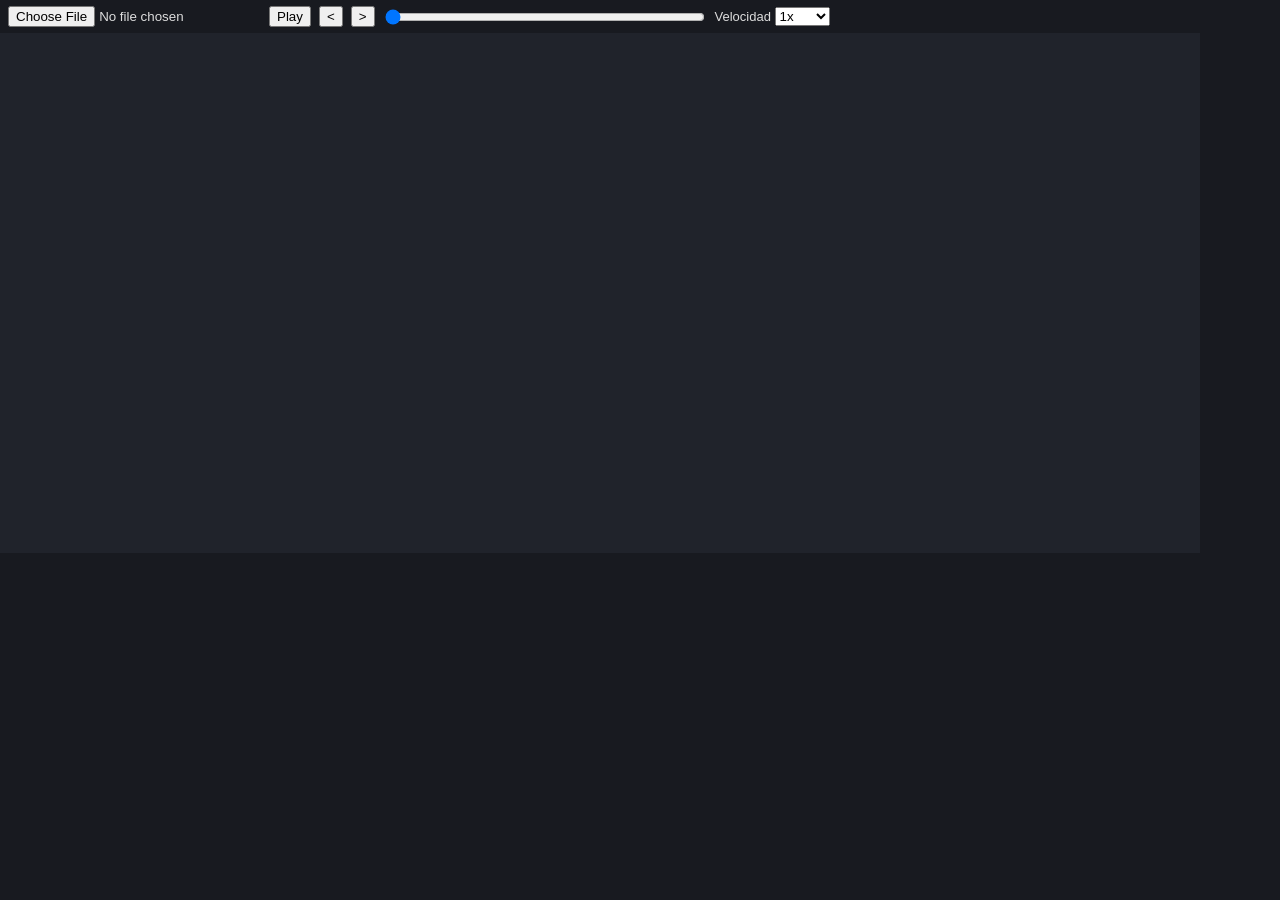
<file: tests/tools/viewer.html>
<!doctype html>
<html lang="es">
<meta charset="utf-8">
<title>Visor de escenarios</title>
<style>
    html, body { margin: 0; background: #181a20; color: #ddd; font: 13px sans-serif; }
    #bar { display: flex; gap: 8px; align-items: center; padding: 6px 8px; }
    canvas { display: block; background: #20232b; }
    input[type=range] { width: 320px; }
</style>
<div id="bar">
    <input type="file" id="file" accept=".json">
    <button id="play">Play</button>
    <button id="prev">&lt;</button>
    <button id="next">&gt;</button>
    <input type="range" id="seek" min="0" max="0" value="0">
    <label>Velocidad
        <select id="speed">
            <option value="0.1">0,1x</option>
            <option value="0.25">0,25x</option>
            <option value="0.5">0,5x</option>
            <option value="1" selected>1x</option>
            <option value="2">2x</option>
        </select>
    </label>
    <span id="info"></span>
</div>
<canvas id="view" width="1200" height="520"></canvas>
<script>
    /**
     * Reproduce una grabación de tests/helpers/recorder.js. Metros con Y hacia arriba; solo se pasa a píxeles al dibujar.
     */
    const canvas = document.getElementById("view");
    const ctx = canvas.getContext("2d");
    const seek = document.getElementById("seek");
    const info = document.getElementById("info");
    const playButton = document.getElementById("play");
    let data = null;
    let index = 0;
    let playing = false;
    let last = 0;
    let carry = 0;

    function transform() {
        const [x0, y0, x1, y1] = data.meta.view;
        const s = Math.min(canvas.width / (x1 - x0), canvas.height / (y1 - y0));
        return { s, X: (x) => (x - x0) * s, Y: (y) => canvas.height - (y - y0) * s };
    }

    function drawShape(T, shape, px, py, angle) {
        const cos = Math.cos(angle);
        const sin = Math.sin(angle);
        const world = (x, y) => [px + cos * x - sin * y, py + sin * x + cos * y];
        ctx.beginPath();
        if (shape.poly) {
            shape.poly.forEach(([x, y], i) => {
                const [wx, wy] = world(x, y);
                if (i) ctx.lineTo(T.X(wx), T.Y(wy));
                else ctx.moveTo(T.X(wx), T.Y(wy));
            });
            ctx.closePath();
        } else {
            const [wx, wy] = world(shape.circle[0], shape.circle[1]);
            ctx.arc(T.X(wx), T.Y(wy), shape.circle[2] * T.s, 0, Math.PI * 2);
        }
        ctx.fill();
        ctx.stroke();
    }

    function draw() {
        if (!data) return;
        const f = data.frames[index];
        const T = transform();
        ctx.clearRect(0, 0, canvas.width, canvas.height);
        ctx.fillStyle = "#59606e";
        for (const { x, y, w, h } of data.meta.solids) ctx.fillRect(T.X(x - w / 2), T.Y(y + h / 2), w * T.s, h * T.s);
        ctx.fillStyle = "#c9c9d2";
        ctx.strokeStyle = "#111";
        ctx.lineWidth = 1;
        data.meta.pieces.forEach((piece, i) => {
            const [px, py, angle] = f.pieces[i];
            for (const shape of piece.shapes) drawShape(T, shape, px, py, angle);
        });
        const field = data.meta.field;
        if (field && f.eta.length) {
            ctx.fillStyle = "rgba(40, 120, 255, 0.45)";
            ctx.strokeStyle = "#aadcff";
            ctx.beginPath();
            for (let i = 0; i < field.n; i++) ctx.lineTo(T.X(field.x0 + (i + 0.5) * field.dx), T.Y(f.eta[i]));
            ctx.stroke();
            for (let i = 0; i < field.n; i++) {
                const b = field.beds[i];
                const top = f.eta[i];
                if (f.tint) ctx.fillStyle = `rgba(${f.tint[i] >> 16}, ${(f.tint[i] >> 8) & 255}, ${f.tint[i] & 255}, 0.6)`;
                if (top > b + 1e-3) ctx.fillRect(T.X(field.x0 + i * field.dx), T.Y(top), field.dx * T.s + 0.5, (top - b) * T.s);
            }
        }
        f.particles.forEach((p, k) => {
            const r = Math.max(1.2, data.meta.systems[k].radius * T.s);
            for (let i = 0; i < p.x.length; i++) {
                const c = p.color[i];
                ctx.fillStyle = `rgb(${c >> 16},${(c >> 8) & 255},${c & 255})`;
                ctx.beginPath();
                ctx.arc(T.X(p.x[i]), T.Y(p.y[i]), r, 0, Math.PI * 2);
                ctx.fill();
            }
        });
        seek.value = index;
        info.textContent = `${data.meta.name}  t = ${f.t.toFixed(2)} s  frame ${index + 1}/${data.frames.length}`;
    }

    function go(i) {
        if (!data) return;
        index = Math.max(0, Math.min(data.frames.length - 1, i));
        draw();
    }

    function tick(now) {
        if (playing && data) {
            carry += ((now - last) / 1000) * (1 / (data.meta.dt || 1 / 60)) * Number(document.getElementById("speed").value);
            const whole = Math.floor(carry);
            carry -= whole;
            if (whole) {
                if (index + whole >= data.frames.length - 1) setPlaying(false);
                go(index + whole);
            }
        }
        last = now;
        requestAnimationFrame(tick);
    }

    function setPlaying(value) {
        playing = value;
        playButton.textContent = value ? "Pausa" : "Play";
    }

    document.getElementById("file").addEventListener("change", async (e) => {
        const file = e.target.files[0];
        if (!file) return;
        data = JSON.parse(await file.text());
        seek.max = data.frames.length - 1;
        setPlaying(false);
        go(0);
    });
    playButton.addEventListener("click", () => {
        if (data && index >= data.frames.length - 1) go(0);
        setPlaying(!playing);
    });
    document.getElementById("prev").addEventListener("click", () => { setPlaying(false); go(index - 1); });
    document.getElementById("next").addEventListener("click", () => { setPlaying(false); go(index + 1); });
    seek.addEventListener("input", () => { setPlaying(false); go(Number(seek.value)); });
    requestAnimationFrame(tick);
</script>
</html>
</file>
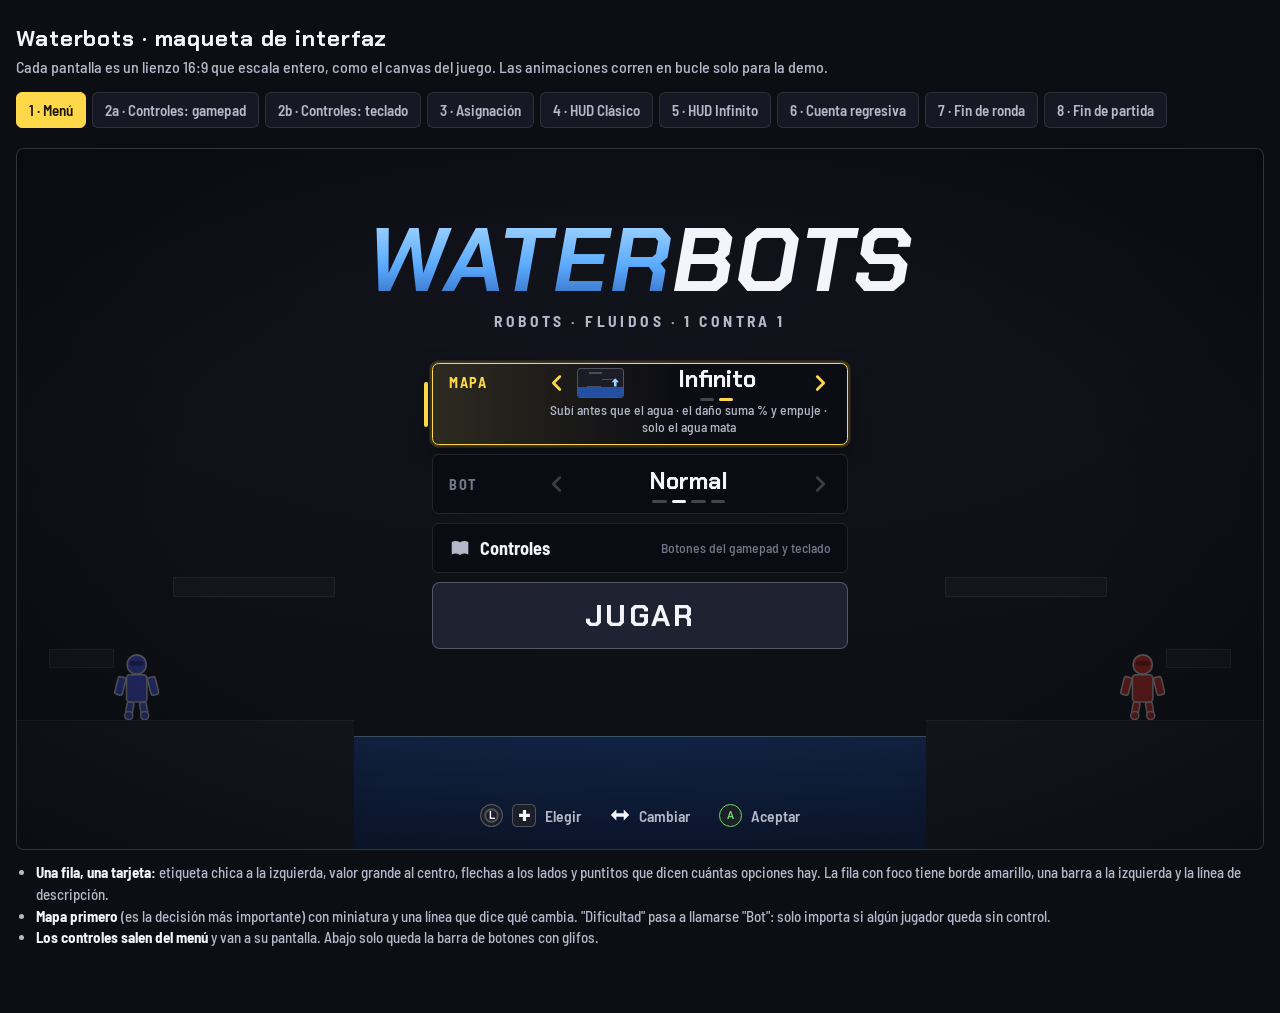
<file: docs/design/interfaz/maqueta.html>
<!doctype html>
<html lang="es">
<head>
<meta charset="utf-8">
<meta name="viewport" content="width=device-width, initial-scale=1">
<title>Waterbots UI</title>
<link rel="preconnect" href="https://fonts.googleapis.com">
<link rel="preconnect" href="https://fonts.gstatic.com" crossorigin>
<link href="https://fonts.googleapis.com/css2?family=Barlow+Semi+Condensed:wght@500;600;700&family=Chakra+Petch:ital,wght@0,600;0,700;1,700&display=swap" rel="stylesheet">
<style>
:root {
  --stage-bg: #1b1c26;
  --stage-bg-2: #232533;
  --platform: #2b2c38;
  --platform-edge: #4a4c5c;
  --water: #2350a0;
  --water-deep: #18397a;
  --water-surface: #9ad6ff;

  --p1: #5468ff;
  --p1-soft: rgba(84, 104, 255, .22);
  --p1-ink: #060a26;
  --p2: #f23a2e;
  --p2-soft: rgba(242, 58, 46, .22);
  --p2-ink: #1f0404;

  --panel: rgba(11, 12, 19, .86);
  --panel-2: #161824;
  --panel-3: #1f2230;
  --line: rgba(255, 255, 255, .10);
  --line-2: rgba(255, 255, 255, .24);
  --scrim: rgba(8, 9, 14, .62);

  --text: #f3f5fa;
  --text-2: #b4b8c8;
  --text-3: #737889;

  --focus: #ffd84a;
  --focus-ink: #1d1600;
  --danger: #ff3dc8;
  --hazard: #ffcc44;
  --flood: #40dcff;
  --chip: #ffffff;

  --w-agua: #5aaaff;
  --w-acido: #32ff32;
  --w-lava: #ff5014;
  --w-miel: #ffc832;

  --g-a: #6bd66b;
  --g-b: #ff6060;
  --g-x: #4fa8ff;
  --g-y: #ffd84a;
  --g-body: #1c1e29;

  --font-display: "Chakra Petch", "Segoe UI", sans-serif;
  --font-ui: "Barlow Semi Condensed", "Segoe UI", sans-serif;
}

* { box-sizing: border-box; }
html, body { margin: 0; }
body {
  background: #0d0e14;
  color: var(--text);
  font-family: var(--font-ui);
  font-weight: 500;
  -webkit-font-smoothing: antialiased;
}

.page { max-width: 1280px; margin: 0 auto; padding: 24px 16px 64px; }
.page h1 { font-family: var(--font-display); font-size: 22px; margin: 0 0 4px; letter-spacing: .04em; }
.page .lede { color: var(--text-2); margin: 0 0 16px; font-size: 16px; }

.tabs { display: flex; gap: 6px; overflow-x: auto; padding-bottom: 8px; margin-bottom: 12px; scrollbar-width: thin; }
.tabs button {
  flex: 0 0 auto; font: 600 15px var(--font-ui); color: var(--text-2);
  background: var(--panel-2); border: 1px solid var(--line); border-radius: 6px;
  padding: 8px 12px; cursor: pointer;
}
.tabs button[aria-selected="true"] { color: var(--focus-ink); background: var(--focus); border-color: var(--focus); }
.tabs button:focus-visible { outline: 2px solid var(--focus); outline-offset: 2px; }

.view { display: none; }
.view.on { display: block; }
.notes { color: var(--text-2); font-size: 15px; line-height: 1.45; margin: 12px 2px 0; padding-left: 18px; }
.notes b { color: var(--text); }

.screen {
  container-type: inline-size;
  position: relative;
  width: 100%;
  aspect-ratio: 16 / 9;
  overflow: hidden;
  border-radius: 8px;
  border: 1px solid var(--line);
  background: var(--stage-bg);
}
.stage { --u: calc(100cqw / 1920); position: absolute; inset: 0; font-size: calc(24 * var(--u)); }
.abs { position: absolute; }
.fill { position: absolute; inset: 0; }

.bg { position: absolute; inset: 0; background: radial-gradient(120% 90% at 50% 20%, var(--stage-bg-2), var(--stage-bg) 70%); }
.plat { position: absolute; height: calc(30 * var(--u)); background: var(--platform); border: calc(2 * var(--u)) solid var(--platform-edge); }
.ground { position: absolute; background: var(--platform); border-top: calc(2 * var(--u)) solid var(--platform-edge); }
.water {
  position: absolute; left: 0; right: 0; bottom: 0;
  background: linear-gradient(var(--water), var(--water-deep));
  border-top: calc(3 * var(--u)) solid var(--water-surface);
}
.robot { position: absolute; width: calc(70 * var(--u)); height: calc(105 * var(--u)); }
.robot.p1 { color: var(--p1); }
.robot.p2 { color: var(--p2); }
.dim .robot, .dim .plat, .dim .ground { filter: saturate(.85); }

.scrim { position: absolute; inset: 0; background: var(--scrim); }
.vignette { position: absolute; inset: 0; background: radial-gradient(90% 80% at 50% 50%, transparent 40%, rgba(5, 6, 10, .75)); }

.g {
  display: inline-flex; align-items: center; justify-content: center;
  font-family: var(--font-display); font-weight: 700; line-height: 1;
  color: var(--text); background: var(--g-body);
  border: calc(3 * var(--u)) solid var(--line-2);
  height: calc(46 * var(--u)); min-width: calc(46 * var(--u));
  font-size: calc(22 * var(--u)); flex: 0 0 auto;
}
.g-face { border-radius: 50%; width: calc(46 * var(--u)); }
.g-a { color: var(--g-a); border-color: var(--g-a); }
.g-b { color: var(--g-b); border-color: var(--g-b); }
.g-x { color: var(--g-x); border-color: var(--g-x); }
.g-y { color: var(--g-y); border-color: var(--g-y); }
.g-sh { border-radius: calc(10 * var(--u)) calc(10 * var(--u)) calc(6 * var(--u)) calc(6 * var(--u)); padding: 0 calc(8 * var(--u)); min-width: calc(62 * var(--u)); font-size: calc(19 * var(--u)); }
.g-tr { border-radius: calc(20 * var(--u)) calc(20 * var(--u)) calc(6 * var(--u)) calc(6 * var(--u)); padding: 0 calc(8 * var(--u)); min-width: calc(56 * var(--u)); height: calc(52 * var(--u)); font-size: calc(19 * var(--u)); }
.g-st { border-radius: 50%; width: calc(46 * var(--u)); box-shadow: inset 0 0 0 calc(5 * var(--u)) var(--g-body), inset 0 0 0 calc(8 * var(--u)) var(--line-2); font-size: calc(18 * var(--u)); }
.g-menu { border-radius: calc(23 * var(--u)); padding: 0 calc(12 * var(--u)); min-width: calc(64 * var(--u)); font-size: calc(17 * var(--u)); }
.g svg { width: calc(26 * var(--u)); height: calc(26 * var(--u)); }
.g.sm svg { width: calc(20 * var(--u)); height: calc(20 * var(--u)); }
.g.sm { height: calc(36 * var(--u)); min-width: calc(36 * var(--u)); font-size: calc(17 * var(--u)); border-width: calc(2.5 * var(--u)); }
.g-face.sm, .g-st.sm { width: calc(36 * var(--u)); }
.plus { color: var(--text-3); font-weight: 700; margin: 0 calc(6 * var(--u)); }

.k {
  display: inline-flex; align-items: center; justify-content: center;
  font: 700 calc(19 * var(--u)) var(--font-ui); color: #12131a;
  background: linear-gradient(#e9ebf2, #c9ccd8);
  border-radius: calc(7 * var(--u)); border-bottom: calc(4 * var(--u)) solid #8d91a3;
  height: calc(40 * var(--u)); min-width: calc(40 * var(--u)); padding: 0 calc(10 * var(--u));
  flex: 0 0 auto;
}
.k.wide { min-width: calc(110 * var(--u)); }
.k.mouse { background: linear-gradient(#e9ebf2, #c9ccd8); border-radius: calc(18 * var(--u)); padding: 0 calc(12 * var(--u)); }

.hints {
  position: absolute; left: 0; right: 0; bottom: calc(34 * var(--u));
  display: flex; justify-content: center; gap: calc(44 * var(--u));
}
.hint { display: flex; align-items: center; gap: calc(12 * var(--u)); color: var(--text-2); font-size: calc(24 * var(--u)); font-weight: 600; }
.hint .g { margin-right: calc(2 * var(--u)); }

.wicon { width: calc(30 * var(--u)); height: calc(30 * var(--u)); flex: 0 0 auto; }
.ic-agua { color: var(--w-agua); }
.ic-acido { color: var(--w-acido); }
.ic-lava { color: var(--w-lava); }
.ic-miel { color: var(--w-miel); }

.logo { font-family: var(--font-display); font-style: italic; font-weight: 700; letter-spacing: .02em; line-height: .9; }
.logo .w { background: linear-gradient(180deg, #bfe6ff 0%, var(--w-agua) 55%, var(--water) 100%); -webkit-background-clip: text; background-clip: text; color: transparent; }

.menu-col { position: absolute; left: calc(640 * var(--u)); width: calc(640 * var(--u)); top: calc(330 * var(--u)); display: flex; flex-direction: column; gap: calc(14 * var(--u)); }
.sel {
  position: relative; display: grid; grid-template-columns: calc(150 * var(--u)) 1fr; align-items: center;
  min-height: calc(92 * var(--u)); padding: 0 calc(24 * var(--u));
  background: var(--panel); border: calc(3 * var(--u)) solid var(--line); border-radius: calc(10 * var(--u));
}
.sel .lab { font-size: calc(22 * var(--u)); color: var(--text-3); font-weight: 700; letter-spacing: .12em; text-transform: uppercase; }
.sel .val { display: flex; align-items: center; justify-content: space-between; gap: calc(14 * var(--u)); }
.sel .cur { flex: 1; text-align: center; }
.sel .name { font-family: var(--font-display); font-weight: 700; font-size: calc(36 * var(--u)); color: var(--text); }
.sel .pips { display: flex; justify-content: center; gap: calc(8 * var(--u)); margin-top: calc(6 * var(--u)); }
.sel .pips i { width: calc(22 * var(--u)); height: calc(5 * var(--u)); border-radius: 3px; background: var(--line-2); }
.sel .pips i.on { background: var(--text); }
.sel .chev { width: calc(34 * var(--u)); height: calc(34 * var(--u)); color: var(--text-3); opacity: .45; }
.sel .desc { grid-column: 1 / -1; color: var(--text-2); font-size: calc(21 * var(--u)); padding: 0 0 calc(14 * var(--u)); text-align: center; margin-left: calc(150 * var(--u)); }
.sel.focus { border-color: var(--focus); background: linear-gradient(90deg, rgba(255, 216, 74, .12), rgba(11, 12, 19, .9) 60%); box-shadow: 0 0 0 calc(4 * var(--u)) rgba(255, 216, 74, .18), 0 calc(10 * var(--u)) calc(30 * var(--u)) rgba(0, 0, 0, .5); }
.sel.focus::before { content: ""; position: absolute; left: calc(-14 * var(--u)); top: 22%; bottom: 22%; width: calc(6 * var(--u)); border-radius: 3px; background: var(--focus); }
.sel.focus .lab { color: var(--focus); }
.sel.focus .chev { color: var(--focus); opacity: 1; }
.sel.focus .pips i.on { background: var(--focus); }
.sel .thumb { width: calc(72 * var(--u)); height: calc(46 * var(--u)); border-radius: calc(6 * var(--u)); border: calc(2 * var(--u)) solid var(--line-2); background: var(--stage-bg); flex: 0 0 auto; overflow: hidden; position: relative; }

.btn-row { display: flex; align-items: center; justify-content: space-between; gap: calc(16 * var(--u)); padding: 0 calc(24 * var(--u)); min-height: calc(76 * var(--u)); background: var(--panel); border: calc(3 * var(--u)) solid var(--line); border-radius: calc(10 * var(--u)); }
.btn-row .t { font-size: calc(28 * var(--u)); font-weight: 700; color: var(--text); display: flex; align-items: center; gap: calc(14 * var(--u)); }
.btn-row .t svg { width: calc(34 * var(--u)); height: calc(34 * var(--u)); color: var(--text-2); }
.btn-row .s { color: var(--text-3); font-size: calc(21 * var(--u)); }

.primary {
  display: flex; align-items: center; justify-content: center; gap: calc(18 * var(--u));
  min-height: calc(104 * var(--u)); border-radius: calc(12 * var(--u));
  font-family: var(--font-display); font-weight: 700; font-size: calc(46 * var(--u)); letter-spacing: .08em;
  background: var(--panel-3); color: var(--text); border: calc(3 * var(--u)) solid var(--line-2);
}
.primary.focus { background: var(--focus); color: var(--focus-ink); border-color: var(--focus); box-shadow: 0 0 0 calc(6 * var(--u)) rgba(255, 216, 74, .22), 0 calc(14 * var(--u)) calc(40 * var(--u)) rgba(255, 216, 74, .25); }
.primary .g { background: var(--focus-ink); }
.secondary { background: var(--panel); color: var(--text); }

.hdr { position: absolute; left: calc(120 * var(--u)); top: calc(56 * var(--u)); display: flex; align-items: baseline; gap: calc(24 * var(--u)); }
.hdr .title { font-family: var(--font-display); font-weight: 700; font-size: calc(58 * var(--u)); letter-spacing: .06em; }
.hdr .sub { color: var(--text-2); font-size: calc(24 * var(--u)); }
.segs { position: absolute; right: calc(120 * var(--u)); top: calc(66 * var(--u)); display: flex; align-items: center; gap: calc(12 * var(--u)); }
.seg { font-size: calc(24 * var(--u)); font-weight: 700; color: var(--text-2); padding: calc(10 * var(--u)) calc(22 * var(--u)); border-radius: calc(8 * var(--u)); border: calc(3 * var(--u)) solid var(--line); background: var(--panel); }
.seg.on { color: var(--focus-ink); background: var(--focus); border-color: var(--focus); }

.call { position: absolute; display: flex; align-items: center; gap: calc(16 * var(--u)); height: calc(52 * var(--u)); }
.call.l { justify-content: flex-end; text-align: right; }
.call .a { font-size: calc(28 * var(--u)); font-weight: 700; color: var(--text); line-height: 1.05; }
.call .h { display: block; font-size: calc(20 * var(--u)); color: var(--text-3); font-weight: 600; }
.call.off .a { color: var(--text-3); }
.call.off .g { opacity: .4; }

.combos { position: absolute; left: calc(130 * var(--u)); width: calc(1660 * var(--u)); top: calc(790 * var(--u)); display: grid; grid-template-columns: repeat(4, 1fr); gap: calc(20 * var(--u)); }
.combo { background: var(--panel); border: calc(2 * var(--u)) solid var(--line); border-radius: calc(10 * var(--u)); padding: calc(16 * var(--u)) calc(20 * var(--u)); }
.combo .keys { display: flex; align-items: center; min-height: calc(52 * var(--u)); }
.combo .a { font-size: calc(26 * var(--u)); font-weight: 700; margin-top: calc(8 * var(--u)); }
.combo .h { font-size: calc(19 * var(--u)); color: var(--text-3); font-weight: 600; }
.combos .cap { position: absolute; top: calc(-36 * var(--u)); left: 0; font-size: calc(20 * var(--u)); letter-spacing: .14em; color: var(--text-3); font-weight: 700; }

.kb-cards { position: absolute; left: calc(120 * var(--u)); right: calc(120 * var(--u)); top: calc(170 * var(--u)); display: grid; grid-template-columns: 1fr 1fr; gap: calc(40 * var(--u)); }
.kb { background: var(--panel); border: calc(2 * var(--u)) solid var(--line); border-radius: calc(12 * var(--u)); overflow: hidden; }
.kb .top { display: flex; align-items: center; gap: calc(16 * var(--u)); padding: calc(16 * var(--u)) calc(24 * var(--u)); border-bottom: calc(2 * var(--u)) solid var(--line); }
.kb.p1 .top { border-top: calc(6 * var(--u)) solid var(--p1); }
.kb.p2 .top { border-top: calc(6 * var(--u)) solid var(--p2); }
.kb .top .nm { font-size: calc(28 * var(--u)); font-weight: 700; }
.kb .top .nt { color: var(--text-3); font-size: calc(20 * var(--u)); margin-left: auto; }
.kb ul { list-style: none; margin: 0; padding: calc(6 * var(--u)) calc(24 * var(--u)) calc(14 * var(--u)); }
.kb li { display: flex; align-items: center; justify-content: space-between; min-height: calc(46 * var(--u)); border-bottom: 1px solid var(--line); font-size: calc(23 * var(--u)); }
.kb li:last-child { border-bottom: 0; }
.kb li .ks { display: flex; align-items: center; gap: calc(6 * var(--u)); font-size: calc(19 * var(--u)); color: var(--text-3); }
.kb li .k { height: calc(34 * var(--u)); min-width: calc(34 * var(--u)); font-size: calc(17 * var(--u)); }

.badge {
  display: inline-flex; align-items: center; justify-content: center;
  font-family: var(--font-display); font-weight: 700;
  width: calc(88 * var(--u)); height: calc(88 * var(--u)); font-size: calc(42 * var(--u));
  border-radius: calc(10 * var(--u)); flex: 0 0 auto;
}
.badge.p1 { background: var(--p1); color: var(--p1-ink); }
.badge.p2 { background: var(--p2); color: var(--p2-ink); }
.badge.sm { width: calc(48 * var(--u)); height: calc(48 * var(--u)); font-size: calc(24 * var(--u)); border-radius: calc(7 * var(--u)); }

.assign { position: absolute; top: calc(210 * var(--u)); left: calc(170 * var(--u)); right: calc(170 * var(--u)); display: grid; grid-template-columns: 1fr calc(330 * var(--u)) 1fr; gap: calc(40 * var(--u)); height: calc(640 * var(--u)); }
.slot { position: relative; background: var(--panel); border: calc(2 * var(--u)) solid var(--line); border-radius: calc(14 * var(--u)); overflow: hidden; display: flex; flex-direction: column; }
.slot.p1 { border-top: calc(8 * var(--u)) solid var(--p1); background: linear-gradient(180deg, var(--p1-soft), var(--panel) 45%); }
.slot.p2 { border-top: calc(8 * var(--u)) solid var(--p2); background: linear-gradient(180deg, var(--p2-soft), var(--panel) 45%); }
.slot .head { display: flex; align-items: center; gap: calc(18 * var(--u)); padding: calc(22 * var(--u)) calc(26 * var(--u)); }
.slot .head .nm { font-family: var(--font-display); font-weight: 700; font-size: calc(36 * var(--u)); letter-spacing: .05em; }
.slot .head .st { margin-left: auto; font-size: calc(22 * var(--u)); font-weight: 700; padding: calc(6 * var(--u)) calc(14 * var(--u)); border-radius: calc(6 * var(--u)); }
.st.ready { color: #0d1a0d; background: var(--g-a); }
.st.bot { color: var(--text); background: var(--panel-3); border: calc(2 * var(--u)) solid var(--line-2); }
.slot .ghost { position: absolute; right: calc(-20 * var(--u)); bottom: calc(-30 * var(--u)); width: calc(300 * var(--u)); height: calc(450 * var(--u)); opacity: .14; }
.slot.p1 .ghost { color: var(--p1); }
.slot.p2 .ghost { color: var(--p2); }
.slot .list { display: flex; flex-direction: column; gap: calc(16 * var(--u)); padding: calc(6 * var(--u)) calc(26 * var(--u)); position: relative; }
.tray { background: rgba(11, 12, 19, .55); border: calc(2 * var(--u)) dashed var(--line-2); border-radius: calc(14 * var(--u)); display: flex; flex-direction: column; align-items: stretch; }
.tray .head { text-align: center; padding: calc(30 * var(--u)) 0 calc(18 * var(--u)); font-size: calc(22 * var(--u)); letter-spacing: .14em; color: var(--text-3); font-weight: 700; }
.tray .list { padding: 0 calc(20 * var(--u)); display: flex; flex-direction: column; gap: calc(16 * var(--u)); }

.dev {
  position: relative; display: flex; align-items: center; gap: calc(16 * var(--u));
  height: calc(88 * var(--u)); padding: 0 calc(18 * var(--u));
  background: var(--panel-3); border: calc(3 * var(--u)) solid var(--line-2); border-radius: calc(10 * var(--u));
}
.dev .di { width: calc(46 * var(--u)); height: calc(46 * var(--u)); color: var(--text); flex: 0 0 auto; }
.dev .dn { font-size: calc(27 * var(--u)); font-weight: 700; line-height: 1.05; }
.dev .ds { display: block; font-size: calc(19 * var(--u)); color: var(--text-3); font-weight: 600; }
.dev .mv { margin-left: auto; display: flex; gap: calc(6 * var(--u)); color: var(--text-3); }
.dev .mv svg { width: calc(26 * var(--u)); height: calc(26 * var(--u)); }
.dev.on-p1 { border-color: var(--p1); box-shadow: inset calc(6 * var(--u)) 0 0 var(--p1); }
.dev.on-p2 { border-color: var(--p2); box-shadow: inset calc(6 * var(--u)) 0 0 var(--p2); }
.dev.idle { background: transparent; border-style: dashed; opacity: .78; }
.dev.idle .di, .dev.idle .dn { color: var(--text-2); }
.dev.tray-dev { flex-direction: column; justify-content: center; height: auto; padding: calc(18 * var(--u)); gap: calc(10 * var(--u)); text-align: center; }
.dev .join { display: flex; align-items: center; gap: calc(8 * var(--u)); font-size: calc(20 * var(--u)); color: var(--text-2); font-weight: 700; animation: breathe 1.6s ease-in-out infinite; }
.botcard { margin: calc(10 * var(--u)) calc(26 * var(--u)); padding: calc(26 * var(--u)); border-radius: calc(10 * var(--u)); border: calc(3 * var(--u)) dashed var(--line-2); text-align: center; color: var(--text-2); position: relative; }
.botcard .big { font-family: var(--font-display); font-size: calc(44 * var(--u)); font-weight: 700; color: var(--text); letter-spacing: .1em; }
.botcard .sm { font-size: calc(22 * var(--u)); }

.pnl { position: absolute; top: calc(22 * var(--u)); width: calc(700 * var(--u)); height: calc(128 * var(--u)); display: flex; align-items: center; gap: calc(18 * var(--u)); padding: 0 calc(22 * var(--u)); background: var(--panel); }
.pnl.l { left: calc(22 * var(--u)); clip-path: polygon(0 0, 100% 0, calc(100% - 44 * var(--u)) 100%, 0 100%); box-shadow: inset calc(6 * var(--u)) 0 0 var(--p1); padding-right: calc(60 * var(--u)); }
.pnl.r { right: calc(22 * var(--u)); flex-direction: row-reverse; clip-path: polygon(0 0, 100% 0, 100% 100%, calc(44 * var(--u)) 100%); box-shadow: inset calc(-6 * var(--u)) 0 0 var(--p2); padding-left: calc(60 * var(--u)); }
.pnl .main { flex: 1; display: flex; flex-direction: column; gap: calc(12 * var(--u)); }
.pnl .row1 { display: flex; align-items: center; gap: calc(14 * var(--u)); }
.pnl.r .row1, .pnl.r .row2 { flex-direction: row-reverse; }
.pnl .num { font-family: var(--font-display); font-weight: 700; font-size: calc(58 * var(--u)); line-height: .9; min-width: calc(100 * var(--u)); text-align: right; font-variant-numeric: tabular-nums; }
.pnl.r .num { text-align: left; }
.pnl .num small { font-size: .5em; color: var(--text-2); margin-left: calc(2 * var(--u)); }
.bar { position: relative; flex: 1; height: calc(30 * var(--u)); background: rgba(255, 255, 255, .07); border: calc(2 * var(--u)) solid var(--line-2); transform: skewX(-14deg); overflow: hidden; }
.pnl.r .bar { transform: skewX(14deg); }
.bar .chip, .bar .fillb { position: absolute; top: 0; bottom: 0; left: 0; }
.pnl.r .bar .chip, .pnl.r .bar .fillb { left: auto; right: 0; }
.bar .chip { background: var(--chip); }
.bar .ticks { position: absolute; inset: 0; background: repeating-linear-gradient(90deg, transparent 0 calc(25% - 2 * var(--u)), rgba(0, 0, 0, .55) calc(25% - 2 * var(--u)) 25%); }
.p1c .fillb { background: linear-gradient(180deg, #a3aeff, var(--p1) 55%, #3445d6); }
.p2c .fillb { background: linear-gradient(180deg, #ff8c84, var(--p2) 55%, #b81e14); }
.bar.low .fillb { background: linear-gradient(180deg, #ff9fe4, var(--danger) 55%, #c21d93); animation: lowpulse .8s ease-in-out infinite; }
.num.low { color: var(--danger); }
.hit .chip { animation: chipdrain 1.4s ease-in 0s infinite; }
.pnl.shake { animation: shake 1.4s linear infinite; }
.pnl .row2 { display: flex; align-items: center; gap: calc(12 * var(--u)); font-size: calc(22 * var(--u)); font-weight: 700; }
.tank { width: calc(170 * var(--u)); height: calc(10 * var(--u)); background: rgba(255, 255, 255, .1); border-radius: 2px; overflow: hidden; }
.tank i { display: block; height: 100%; }
.row2 .tk { color: var(--text-3); font-size: calc(19 * var(--u)); font-variant-numeric: tabular-nums; }
.row2 .none { color: var(--text-3); }
.empty { color: var(--danger); font-size: calc(18 * var(--u)); letter-spacing: .1em; }

.score { position: absolute; left: 50%; top: calc(18 * var(--u)); transform: translateX(-50%); display: flex; flex-direction: column; align-items: center; gap: calc(6 * var(--u)); }
.score .bo { font-size: calc(17 * var(--u)); letter-spacing: .22em; color: var(--text-2); font-weight: 700; }
.score .sb { display: flex; align-items: center; gap: calc(18 * var(--u)); background: var(--panel); padding: calc(10 * var(--u)) calc(22 * var(--u)); border-radius: calc(10 * var(--u)); border: calc(2 * var(--u)) solid var(--line); }
.pips2 { display: flex; gap: calc(10 * var(--u)); }
.pip { width: calc(24 * var(--u)); height: calc(24 * var(--u)); transform: rotate(45deg); border: calc(3 * var(--u)) solid rgba(255, 255, 255, .28); border-radius: calc(3 * var(--u)); }
.pip.p1 { background: var(--p1); border-color: var(--p1); box-shadow: 0 0 calc(12 * var(--u)) var(--p1); }
.pip.p2 { background: var(--p2); border-color: var(--p2); box-shadow: 0 0 calc(12 * var(--u)) var(--p2); }
.pip.new { animation: pippop .5s cubic-bezier(.2, 1.6, .4, 1) 0s infinite alternate; }
.score .mid { text-align: center; min-width: calc(120 * var(--u)); }
.score .rd { font-size: calc(18 * var(--u)); letter-spacing: .16em; color: var(--text-2); font-weight: 700; }
.score .clk { font-family: var(--font-display); font-weight: 700; font-size: calc(36 * var(--u)); line-height: 1; font-variant-numeric: tabular-nums; }
.warn { display: inline-flex; align-items: center; gap: calc(10 * var(--u)); margin-top: calc(4 * var(--u)); padding: calc(6 * var(--u)) calc(16 * var(--u)); border-radius: calc(6 * var(--u)); font-weight: 700; font-size: calc(22 * var(--u)); letter-spacing: .06em; }
.warn.soon { color: #1f1700; background: repeating-linear-gradient(-45deg, var(--hazard) 0 calc(14 * var(--u)), #e3b232 calc(14 * var(--u)) calc(28 * var(--u))); }
.warn.flood { color: #001a22; background: var(--flood); box-shadow: 0 0 calc(18 * var(--u)) rgba(64, 220, 255, .5); }
.warn svg { width: calc(22 * var(--u)); height: calc(22 * var(--u)); }

.dmg { position: absolute; font-family: var(--font-display); font-weight: 700; font-size: calc(46 * var(--u)); color: #fff; transform: translateX(-50%); -webkit-text-stroke: calc(2 * var(--u)) #2a0006; paint-order: stroke fill; text-shadow: 0 0 calc(14 * var(--u)) rgba(255, 77, 94, .9); animation: floatup 1.4s ease-out infinite; white-space: nowrap; }
.dmg.pct { text-shadow: 0 0 calc(14 * var(--u)) rgba(255, 216, 74, .9); -webkit-text-stroke-color: #2a1d00; }
.headbar { position: absolute; width: calc(96 * var(--u)); height: calc(12 * var(--u)); transform: translateX(-50%) skewX(-14deg); background: rgba(10, 10, 16, .8); border: calc(2 * var(--u)) solid rgba(255, 255, 255, .5); overflow: hidden; animation: headfade 1.4s ease-out infinite; }
.headbar i { position: absolute; top: 0; bottom: 0; left: 0; }
.flash { animation: flash 1.4s steps(1) infinite; }

.gauge { position: absolute; right: calc(18 * var(--u)); top: calc(190 * var(--u)); width: calc(150 * var(--u)); height: calc(790 * var(--u)); }
.gauge::before { content: ""; position: absolute; right: calc(-8 * var(--u)); top: calc(-16 * var(--u)); bottom: calc(-16 * var(--u)); width: calc(78 * var(--u)); border-radius: calc(10 * var(--u)); background: var(--panel); }
.mk, .gauge .wl, .gauge .tl { white-space: nowrap; }
.gauge .track { position: absolute; right: calc(42 * var(--u)); top: 0; bottom: 0; width: calc(14 * var(--u)); border-radius: calc(7 * var(--u)); background: rgba(10, 11, 18, .75); border: calc(2 * var(--u)) solid var(--line-2); overflow: hidden; }
.gauge .wfill { position: absolute; left: 0; right: 0; bottom: 0; background: linear-gradient(var(--w-agua), var(--water)); }
.gauge .wfill::before { content: ""; position: absolute; left: 0; right: 0; top: calc(-3 * var(--u)); height: calc(3 * var(--u)); background: var(--water-surface); }
.gauge .dz { position: absolute; left: 0; right: 0; background: linear-gradient(0deg, rgba(255, 77, 94, .55), transparent); }
.gauge .tick { position: absolute; right: calc(14 * var(--u)); width: calc(26 * var(--u)); height: calc(2 * var(--u)); background: var(--line-2); }
.gauge .tl { position: absolute; right: 0; transform: translateY(-50%); font-size: calc(16 * var(--u)); font-weight: 700; color: var(--text-3); letter-spacing: .06em; }
.mk { position: absolute; right: calc(64 * var(--u)); transform: translateY(-50%); display: flex; align-items: center; gap: calc(6 * var(--u)); height: calc(36 * var(--u)); padding: 0 calc(10 * var(--u)) 0 calc(4 * var(--u)); border-radius: calc(6 * var(--u)); font-weight: 700; font-size: calc(20 * var(--u)); font-variant-numeric: tabular-nums; }
.mk::after { content: ""; position: absolute; right: calc(-12 * var(--u)); top: 50%; transform: translateY(-50%); border: calc(8 * var(--u)) solid transparent; border-left: calc(12 * var(--u)) solid currentColor; border-right: 0; }
.mk b { display: inline-flex; align-items: center; justify-content: center; width: calc(28 * var(--u)); height: calc(28 * var(--u)); border-radius: calc(5 * var(--u)); font-family: var(--font-display); }
.mk.p1 { background: var(--p1); color: var(--p1-ink); }
.mk.p1::after { color: var(--p1); }
.mk.p2 { background: var(--p2); color: var(--p2-ink); }
.mk.p2::after { color: var(--p2); }
.mk b { background: rgba(0, 0, 0, .25); color: inherit; }
.mk.danger { animation: mkpulse .7s ease-in-out infinite; }
.gauge .wl { position: absolute; right: calc(64 * var(--u)); font-size: calc(17 * var(--u)); font-weight: 700; color: var(--water-surface); letter-spacing: .08em; transform: translateY(-50%); display: flex; align-items: center; gap: calc(6 * var(--u)); }

.stagechip { position: absolute; left: 50%; top: calc(200 * var(--u)); transform: translateX(-50%); display: flex; align-items: center; gap: calc(12 * var(--u)); padding: calc(8 * var(--u)) calc(18 * var(--u)) calc(8 * var(--u)) calc(8 * var(--u)); background: var(--panel); border-radius: calc(8 * var(--u)); border: calc(2 * var(--u)) solid var(--p1); font-weight: 700; font-size: calc(24 * var(--u)); letter-spacing: .08em; animation: chipin 2.4s ease-out infinite; }

.pctnum { font-family: var(--font-display); font-weight: 700; font-size: calc(58 * var(--u)); line-height: .9; font-variant-numeric: tabular-nums; }
.pctnum small { font-size: .5em; }
.pctmeta { display: flex; align-items: center; gap: calc(10 * var(--u)); font-size: calc(19 * var(--u)); color: var(--text-2); font-weight: 700; }
.pctbar { position: relative; flex: 1; height: calc(8 * var(--u)); background: rgba(255, 255, 255, .08); border-radius: 2px; overflow: hidden; }
.pctbar i { position: absolute; left: 0; top: 0; bottom: 0; background: linear-gradient(90deg, #ffffff, var(--focus) 30%, var(--danger)); background-size: calc(400 * var(--u)) 100%; }
.pnl.r .pctbar i { left: auto; right: 0; background: linear-gradient(270deg, #ffffff, var(--focus) 30%, var(--danger)); }
.pctbar .tk5 { position: absolute; inset: 0; background: repeating-linear-gradient(90deg, transparent 0 calc(20% - 2 * var(--u)), rgba(0, 0, 0, .6) calc(20% - 2 * var(--u)) 20%); }

.cd { position: absolute; left: 50%; top: 50%; transform: translate(-50%, -50%); width: calc(300 * var(--u)); height: calc(300 * var(--u)); border-radius: 50%; display: flex; align-items: center; justify-content: center; }
.cd .ring { position: absolute; inset: 0; border-radius: 50%; background: conic-gradient(var(--focus) 0 var(--p, 66%), rgba(255, 255, 255, .1) var(--p, 66%) 100%); -webkit-mask: radial-gradient(circle, transparent 62%, #000 63%); mask: radial-gradient(circle, transparent 62%, #000 63%); animation: ring 1s linear infinite; }
.cd .core { position: absolute; inset: calc(28 * var(--u)); border-radius: 50%; background: var(--panel); }
.cd .n { position: relative; font-family: var(--font-display); font-weight: 700; font-size: calc(190 * var(--u)); line-height: 1; animation: cdpop 1s cubic-bezier(.2, 1.4, .4, 1) infinite; }
.cd-label { position: absolute; left: 0; right: 0; text-align: center; font-size: calc(30 * var(--u)); letter-spacing: .3em; font-weight: 700; color: var(--text-2); }
.ya { position: absolute; font-family: var(--font-display); font-style: italic; font-weight: 700; color: var(--focus); text-shadow: 0 0 calc(30 * var(--u)) rgba(255, 216, 74, .6); }

.band { position: absolute; left: 0; right: 0; top: calc(380 * var(--u)); height: calc(290 * var(--u)); display: flex; flex-direction: column; align-items: center; justify-content: center; gap: calc(8 * var(--u)); }
.band.p2 { background: linear-gradient(90deg, rgba(8, 9, 14, 0) 0%, rgba(8, 9, 14, .82) 18%, rgba(8, 9, 14, .82) 82%, rgba(8, 9, 14, 0) 100%); }
.band::before, .band::after { content: ""; position: absolute; left: 15%; right: 15%; height: calc(4 * var(--u)); }
.band.p2::before, .band.p2::after { background: linear-gradient(90deg, transparent, var(--p2), transparent); }
.band::before { top: 0; }
.band::after { bottom: 0; }
.band .k1 { font-size: calc(22 * var(--u)); letter-spacing: .3em; color: var(--text-2); font-weight: 700; }
.band .big { font-family: var(--font-display); font-weight: 700; font-size: calc(92 * var(--u)); line-height: 1; letter-spacing: .03em; animation: slidein .45s cubic-bezier(.2, 1, .3, 1) both; }
.band .row { display: flex; align-items: center; gap: calc(26 * var(--u)); font-size: calc(24 * var(--u)); color: var(--text-2); font-weight: 600; }
.c1 { color: var(--p1); }
.c2 { color: var(--p2); }

.final { position: absolute; inset: 0; display: flex; flex-direction: column; align-items: center; justify-content: center; gap: calc(14 * var(--u)); }
.final .lbl { font-size: calc(24 * var(--u)); letter-spacing: .3em; color: var(--text-2); font-weight: 700; }
.final .who { display: flex; align-items: center; gap: calc(28 * var(--u)); }
.final .who .badge { width: calc(150 * var(--u)); height: calc(150 * var(--u)); font-size: calc(76 * var(--u)); border-radius: calc(18 * var(--u)); box-shadow: 0 0 calc(60 * var(--u)) rgba(51, 181, 255, .55); }
.final .who .t { font-family: var(--font-display); font-weight: 700; font-size: calc(92 * var(--u)); line-height: .95; letter-spacing: .03em; }
.final .sc { font-family: var(--font-display); font-weight: 700; font-size: calc(110 * var(--u)); line-height: 1; display: flex; align-items: center; gap: calc(30 * var(--u)); margin: calc(10 * var(--u)) 0 calc(18 * var(--u)); font-variant-numeric: tabular-nums; }
.final .sc .dash { color: var(--text-3); font-size: .6em; }
.final .sc .lose { color: var(--text-3); }
.final .btns { display: flex; gap: calc(24 * var(--u)); }
.final .btns .primary { min-width: calc(360 * var(--u)); min-height: calc(92 * var(--u)); font-size: calc(36 * var(--u)); }
.lock { position: relative; overflow: hidden; }
.lock::after { content: ""; position: absolute; left: 0; bottom: 0; height: calc(6 * var(--u)); background: var(--focus-ink); opacity: .35; animation: unlock 1s linear forwards; }

@keyframes breathe { 50% { opacity: .45; } }
@keyframes lowpulse { 50% { filter: brightness(1.45); } }
@keyframes chipdrain { 0%, 30% { width: 70%; } 65%, 100% { width: 58%; } }
@keyframes shake { 0% { translate: 0 0; } 3% { translate: calc(6 * var(--u)) 0; } 6% { translate: calc(-5 * var(--u)) 0; } 9% { translate: calc(3 * var(--u)) 0; } 12%, 100% { translate: 0 0; } }
@keyframes floatup { 0% { opacity: 0; translate: 0 calc(10 * var(--u)); scale: .6; } 10% { opacity: 1; scale: 1.25; } 22% { scale: 1; } 70% { opacity: 1; } 100% { opacity: 0; translate: 0 calc(-60 * var(--u)); } }
@keyframes headfade { 0%, 75% { opacity: 1; } 100% { opacity: 0; } }
@keyframes flash { 0% { filter: brightness(3) saturate(0); } 8% { filter: none; } }
@keyframes pippop { from { scale: .4; } to { scale: 1.15; } }
@keyframes mkpulse { 50% { box-shadow: 0 0 0 calc(5 * var(--u)) rgba(255, 77, 94, .75); } }
@keyframes chipin { 0% { opacity: 0; translate: 0 calc(-12 * var(--u)); } 10%, 85% { opacity: 1; translate: 0 0; } 100% { opacity: 0; } }
@keyframes ring { from { --p: 100%; } to { --p: 0%; } }
@keyframes cdpop { 0% { scale: 1.5; opacity: 0; } 18% { scale: 1; opacity: 1; } 85% { opacity: 1; } 100% { opacity: .2; scale: .9; } }
@keyframes slidein { from { translate: calc(-60 * var(--u)) 0; opacity: 0; } to { translate: 0 0; opacity: 1; } }
@keyframes unlock { from { width: 100%; } to { width: 0; } }
@property --p { syntax: "<percentage>"; inherits: false; initial-value: 66%; }

@media (prefers-reduced-motion: reduce) {
  *, *::before, *::after { animation: none !important; }
}
</style>
</head>
<body>
<svg width="0" height="0" style="position:absolute" aria-hidden="true">
  <defs>
    <symbol id="robot" viewBox="0 0 40 60">
      <g fill="currentColor" stroke="rgba(255,255,255,.9)" stroke-width="1.4" stroke-linejoin="round">
        <rect x="11" y="44" width="6" height="11" rx="2" transform="rotate(10 14 49)"/>
        <rect x="23" y="44" width="6" height="11" rx="2" transform="rotate(-10 26 49)"/>
        <circle cx="13" cy="56" r="3.6"/>
        <circle cx="27" cy="56" r="3.6"/>
        <rect x="11" y="20" width="18" height="24" rx="3"/>
        <rect x="4" y="22" width="7" height="16" rx="2" transform="rotate(14 7 22)"/>
        <rect x="29" y="22" width="7" height="16" rx="2" transform="rotate(-14 33 22)"/>
        <circle cx="20" cy="11" r="8.5"/>
        <rect x="14" y="8" width="12" height="4" rx="1.5" fill="rgba(0,0,0,.35)" stroke="none"/>
      </g>
    </symbol>
    <symbol id="i-agua" viewBox="0 0 24 24"><path fill="currentColor" d="M12 2.5C9 7 5.5 10.6 5.5 14.6a6.5 6.5 0 0 0 13 0C18.5 10.6 15 7 12 2.5z"/></symbol>
    <symbol id="i-acido" viewBox="0 0 24 24"><path fill="currentColor" d="M10 3.5C7.6 7.2 4.8 10.1 4.8 13.4a5.2 5.2 0 0 0 10.4 0C15.2 10.1 12.4 7.2 10 3.5z"/><circle cx="18.5" cy="6.5" r="2.4" fill="none" stroke="currentColor" stroke-width="1.8"/><circle cx="19" cy="13" r="1.5" fill="currentColor"/><circle cx="16" cy="19.5" r="1.8" fill="none" stroke="currentColor" stroke-width="1.6"/></symbol>
    <symbol id="i-lava" viewBox="0 0 24 24"><path fill="currentColor" d="M12 2c1.2 3.6 5.8 6 5.8 11.2A5.8 5.8 0 0 1 6.2 13.2c0-2.3 1-3.8 2.4-5.2.2 2 1 3.2 2.3 3.6C10.4 8 11 4.8 12 2z"/></symbol>
    <symbol id="i-miel" viewBox="0 0 24 24"><path fill="currentColor" d="M12 2.5l7.5 4.3v8.6L15 18v3.5a1.5 1.5 0 0 1-3 0V19.7l-7.5-4.3V6.8z"/></symbol>
    <symbol id="i-puno" viewBox="0 0 24 24"><path fill="currentColor" d="M6 9.5a2 2 0 0 1 2-2h8.5a2.5 2.5 0 0 1 2.5 2.5v4.5a6 6 0 0 1-6 6h-2A5 5 0 0 1 6 15.5zM8 5.5a1.5 1.5 0 0 1 3 0V7H8zm3.5-.5a1.5 1.5 0 0 1 3 0v2h-3zm3.5.5a1.5 1.5 0 0 1 3 0V7h-3z"/></symbol>
    <symbol id="i-pad" viewBox="0 0 48 32"><path fill="currentColor" d="M13 3h22c6 0 9 4 10.6 10l2 8.4c1.2 5-2 8.6-5.6 8.6-3 0-4.6-2-6.4-5L34 23H14l-1.6 2c-1.8 3-3.4 5-6.4 5-3.6 0-6.8-3.6-5.6-8.6L2.4 13C4 7 7 3 13 3z"/><g fill="#161824"><rect x="9" y="12" width="9" height="3" rx="1"/><rect x="12" y="9" width="3" height="9" rx="1"/><circle cx="34" cy="10.5" r="2"/><circle cx="34" cy="17.5" r="2"/><circle cx="30.5" cy="14" r="2"/><circle cx="37.5" cy="14" r="2"/></g></symbol>
    <symbol id="i-kb" viewBox="0 0 48 32"><rect x="1" y="5" width="46" height="22" rx="4" fill="currentColor"/><g fill="#161824"><rect x="5" y="9" width="5" height="4" rx="1"/><rect x="12" y="9" width="5" height="4" rx="1"/><rect x="19" y="9" width="5" height="4" rx="1"/><rect x="26" y="9" width="5" height="4" rx="1"/><rect x="33" y="9" width="5" height="4" rx="1"/><rect x="40" y="9" width="3" height="4" rx="1"/><rect x="5" y="15" width="8" height="4" rx="1"/><rect x="15" y="15" width="5" height="4" rx="1"/><rect x="22" y="15" width="5" height="4" rx="1"/><rect x="29" y="15" width="5" height="4" rx="1"/><rect x="36" y="15" width="7" height="4" rx="1"/><rect x="12" y="21" width="24" height="3" rx="1"/></g></symbol>
    <symbol id="i-chevl" viewBox="0 0 24 24"><path fill="none" stroke="currentColor" stroke-width="3" stroke-linecap="round" stroke-linejoin="round" d="M15 5l-7 7 7 7"/></symbol>
    <symbol id="i-chevr" viewBox="0 0 24 24"><path fill="none" stroke="currentColor" stroke-width="3" stroke-linecap="round" stroke-linejoin="round" d="M9 5l7 7-7 7"/></symbol>
    <symbol id="i-up" viewBox="0 0 24 24"><path fill="currentColor" d="M12 4l7 8h-4.5v8h-5v-8H5z"/></symbol>
    <symbol id="i-down" viewBox="0 0 24 24"><path fill="currentColor" d="M12 20l7-8h-4.5V4h-5v8H5z"/></symbol>
    <symbol id="i-lr" viewBox="0 0 24 24"><path fill="currentColor" d="M2 12l6-6v4h8V6l6 6-6 6v-4H8v4z"/></symbol>
    <symbol id="i-ud" viewBox="0 0 24 24"><path fill="currentColor" d="M12 2l6 6h-4v8h4l-6 6-6-6h4V8H6z"/></symbol>
    <symbol id="i-dpad" viewBox="0 0 24 24"><path fill="currentColor" d="M9 2h6v7h7v6h-7v7H9v-7H2V9h7z"/></symbol>
    <symbol id="i-book" viewBox="0 0 24 24"><path fill="currentColor" d="M3 5.5C5.8 4 9 4 12 5.8 15 4 18.2 4 21 5.5V19c-2.8-1.4-6-1.4-9 .5-3-1.9-6.2-1.9-9-.5zm9 1.6V18c-2.2-1.1-4.6-1.3-7-.7V6.7c2.3-.7 4.8-.4 7 .4z"/></symbol>
    <symbol id="i-wave" viewBox="0 0 24 24"><path fill="currentColor" d="M2 14c2.5 0 2.5-2 5-2s2.5 2 5 2 2.5-2 5-2 2.5 2 5 2v3c-2.5 0-2.5-2-5-2s-2.5 2-5 2-2.5-2-5-2-2.5 2-5 2zM12 3l4 5h-2.5v3h-3V8H8z"/></symbol>
    <symbol id="i-check" viewBox="0 0 24 24"><path fill="none" stroke="currentColor" stroke-width="3.2" stroke-linecap="round" stroke-linejoin="round" d="M5 12.5l4.5 4.5L19 7.5"/></symbol>
    <symbol id="i-bot" viewBox="0 0 24 24"><path fill="currentColor" d="M11 2h2v3h4a3 3 0 0 1 3 3v8a3 3 0 0 1-3 3H7a3 3 0 0 1-3-3V8a3 3 0 0 1 3-3h4zM8.5 10a1.5 1.5 0 1 0 0 3 1.5 1.5 0 0 0 0-3zm7 0a1.5 1.5 0 1 0 0 3 1.5 1.5 0 0 0 0-3zM9 15.5h6v1.5H9zM1 10h2v5H1zm20 0h2v5h-2z"/></symbol>
  </defs>
</svg>

<div class="page">
  <h1>Waterbots · maqueta de interfaz</h1>
  <p class="lede">Cada pantalla es un lienzo 16:9 que escala entero, como el canvas del juego. Las animaciones corren en bucle solo para la demo.</p>

  <nav class="tabs" role="tablist" aria-label="Pantallas">
    <button role="tab" aria-selected="true" data-v="v1">1 · Menú</button>
    <button role="tab" aria-selected="false" data-v="v2">2a · Controles: gamepad</button>
    <button role="tab" aria-selected="false" data-v="v2b">2b · Controles: teclado</button>
    <button role="tab" aria-selected="false" data-v="v3">3 · Asignación</button>
    <button role="tab" aria-selected="false" data-v="v4">4 · HUD Clásico</button>
    <button role="tab" aria-selected="false" data-v="v5">5 · HUD Infinito</button>
    <button role="tab" aria-selected="false" data-v="v6">6 · Cuenta regresiva</button>
    <button role="tab" aria-selected="false" data-v="v7">7 · Fin de ronda</button>
    <button role="tab" aria-selected="false" data-v="v8">8 · Fin de partida</button>
  </nav>

  <!-- 1 MENÚ -->
  <section class="view on" id="v1" role="tabpanel">
    <div class="screen"><div class="stage">
      <div class="bg"></div>
      <div class="plat" style="left:calc(240*var(--u));top:calc(660*var(--u));width:calc(250*var(--u))"></div>
      <div class="plat" style="left:calc(1430*var(--u));top:calc(660*var(--u));width:calc(250*var(--u))"></div>
      <div class="plat" style="left:calc(50*var(--u));top:calc(770*var(--u));width:calc(100*var(--u))"></div>
      <div class="plat" style="left:calc(1770*var(--u));top:calc(770*var(--u));width:calc(100*var(--u))"></div>
      <div class="ground" style="left:0;width:calc(520*var(--u));top:calc(880*var(--u));bottom:0"></div>
      <div class="ground" style="right:0;width:calc(520*var(--u));top:calc(880*var(--u));bottom:0"></div>
      <div class="water" style="left:calc(520*var(--u));right:calc(520*var(--u));top:calc(905*var(--u))"></div>
      <svg class="robot p1" style="left:calc(150*var(--u));top:calc(775*var(--u))"><use href="#robot"/></svg>
      <svg class="robot p2" style="left:calc(1700*var(--u));top:calc(775*var(--u))"><use href="#robot"/></svg>
      <div class="scrim"></div><div class="vignette"></div>

      <div class="abs logo" style="left:0;right:0;top:calc(110*var(--u));text-align:center;font-size:calc(140*var(--u))"><span class="w">WATER</span>BOTS</div>
      <div class="abs" style="left:0;right:0;top:calc(250*var(--u));text-align:center;color:var(--text-2);font-size:calc(24*var(--u));letter-spacing:.22em;font-weight:700">ROBOTS · FLUIDOS · 1 CONTRA 1</div>

      <div class="menu-col">
        <div class="sel focus">
          <span class="lab">Mapa</span>
          <div class="val">
            <svg class="chev"><use href="#i-chevl"/></svg>
            <span class="thumb" aria-hidden="true">
              <span class="abs" style="left:0;right:0;bottom:0;height:35%;background:var(--water)"></span>
              <span class="abs" style="left:20%;width:30%;top:60%;height:6%;background:var(--platform-edge)"></span>
              <span class="abs" style="left:52%;width:30%;top:35%;height:6%;background:var(--platform-edge)"></span>
              <span class="abs" style="left:24%;width:28%;top:12%;height:6%;background:var(--platform-edge)"></span>
              <svg class="abs" style="right:4%;top:20%;width:28%;height:60%;color:var(--water-surface)"><use href="#i-up"/></svg>
            </span>
            <div class="cur"><div class="name">Infinito</div><div class="pips"><i></i><i class="on"></i></div></div>
            <svg class="chev"><use href="#i-chevr"/></svg>
          </div>
          <div class="desc">Subí antes que el agua · el daño suma % y empuje · solo el agua mata</div>
        </div>
        <div class="sel">
          <span class="lab">Bot</span>
          <div class="val">
            <svg class="chev"><use href="#i-chevl"/></svg>
            <div class="cur"><div class="name">Normal</div><div class="pips"><i></i><i class="on"></i><i></i><i></i></div></div>
            <svg class="chev"><use href="#i-chevr"/></svg>
          </div>
        </div>
        <div class="btn-row">
          <span class="t"><svg><use href="#i-book"/></svg>Controles</span>
          <span class="s">Botones del gamepad y teclado</span>
        </div>
        <div class="primary">JUGAR</div>
      </div>

      <div class="hints">
        <span class="hint"><span class="g g-st sm">L</span><span class="g sm" style="border-radius:calc(8*var(--u))"><svg><use href="#i-dpad"/></svg></span>Elegir</span>
        <span class="hint"><svg style="width:calc(34*var(--u));height:calc(34*var(--u));color:var(--text)"><use href="#i-lr"/></svg>Cambiar</span>
        <span class="hint"><span class="g g-face g-a sm">A</span>Aceptar</span>
      </div>
    </div></div>
    <ul class="notes">
      <li><b>Una fila, una tarjeta:</b> etiqueta chica a la izquierda, valor grande al centro, flechas a los lados y puntitos que dicen cuántas opciones hay. La fila con foco tiene borde amarillo, una barra a la izquierda y la línea de descripción.</li>
      <li><b>Mapa primero</b> (es la decisión más importante) con miniatura y una línea que dice qué cambia. "Dificultad" pasa a llamarse "Bot": solo importa si algún jugador queda sin control.</li>
      <li><b>Los controles salen del menú</b> y van a su pantalla. Abajo solo queda la barra de botones con glifos.</li>
    </ul>
  </section>

  <!-- 2a CONTROLES GAMEPAD -->
  <section class="view" id="v2" role="tabpanel">
    <div class="screen"><div class="stage">
      <div class="bg"></div><div class="scrim" style="background:rgba(8,9,14,.82)"></div>
      <div class="hdr"><span class="title">CONTROLES</span></div>
      <div class="segs"><span class="g g-sh sm">LB</span><span class="seg on">Gamepad</span><span class="seg">Teclado</span><span class="g g-sh sm">RB</span></div>

      <svg class="fill" viewBox="0 0 1920 1080" aria-hidden="true">
        <g fill="none" stroke="rgba(255,255,255,.28)" stroke-width="2">
          <polyline points="830,305 600,305 560,305"/>
          <polyline points="830,345 760,370 560,370"/>
          <polyline points="830,460 560,470"/>
          <polyline points="890,550 760,570 560,570"/>
          <polyline points="1090,305 1360,305"/>
          <polyline points="1090,345 1160,370 1360,370"/>
          <polyline points="1110,415 1300,430 1360,430"/>
          <polyline points="1065,460 1080,490 1360,490"/>
          <polyline points="1155,460 1300,550 1360,550"/>
          <polyline points="1110,505 1250,610 1360,610"/>
          <polyline points="1050,550 1180,670 1360,670"/>
        </g>
        <g transform="translate(660 290)">
          <rect x="125" y="0" width="90" height="44" rx="16" fill="#262938" stroke="#5a5e72" stroke-width="3"/>
          <rect x="385" y="0" width="90" height="44" rx="16" fill="#262938" stroke="#5a5e72" stroke-width="3"/>
          <rect x="105" y="36" width="130" height="30" rx="12" fill="#2c2f40" stroke="#5a5e72" stroke-width="3"/>
          <rect x="365" y="36" width="130" height="30" rx="12" fill="#2c2f40" stroke="#5a5e72" stroke-width="3"/>
          <path d="M150,60 h300 c60,0 90,30 110,90 l40,150 c15,55 -20,90 -60,90 c-35,0 -55,-25 -75,-60 l-20,-35 h-290 l-20,35 c-20,35 -40,60 -75,60 c-40,0 -75,-35 -60,-90 l40,-150 c20,-60 50,-90 110,-90 z" fill="#1f2230" stroke="#5a5e72" stroke-width="3"/>
          <circle cx="170" cy="170" r="42" fill="#15171f" stroke="#5a5e72" stroke-width="3"/><circle cx="170" cy="170" r="26" fill="#2c2f40"/>
          <circle cx="390" cy="260" r="42" fill="#15171f" stroke="#5a5e72" stroke-width="3"/><circle cx="390" cy="260" r="26" fill="#2c2f40"/>
          <path d="M218,236 h24 v12 h12 v24 h-12 v12 h-24 v-12 h-12 v-24 h12 z" transform="translate(-12 -8) scale(1.05)" fill="#2c2f40" stroke="#5a5e72" stroke-width="3"/>
          <circle cx="450" cy="125" r="22" fill="#15171f" stroke="#ffd84a" stroke-width="3" opacity=".45"/>
          <circle cx="405" cy="170" r="22" fill="#15171f" stroke="#4fa8ff" stroke-width="3"/>
          <circle cx="495" cy="170" r="22" fill="#15171f" stroke="#ff6060" stroke-width="3"/>
          <circle cx="450" cy="215" r="22" fill="#15171f" stroke="#6bd66b" stroke-width="3"/>
          <g font-family="Chakra Petch" font-weight="700" font-size="22" text-anchor="middle">
            <text x="450" y="133" fill="#ffd84a" opacity=".45">Y</text><text x="405" y="178" fill="#4fa8ff">X</text><text x="495" y="178" fill="#ff6060">B</text><text x="450" y="223" fill="#6bd66b">A</text>
          </g>
          <rect x="250" y="140" width="34" height="18" rx="9" fill="#2c2f40" stroke="#5a5e72" stroke-width="2"/>
          <rect x="316" y="140" width="34" height="18" rx="9" fill="#2c2f40" stroke="#5a5e72" stroke-width="2"/>
        </g>
      </svg>

      <div class="call l" style="left:calc(100*var(--u));width:calc(450*var(--u));top:calc(279*var(--u))"><span class="a">Bloquear<span class="h">mantener</span></span><span class="g g-tr">LT</span></div>
      <div class="call l" style="left:calc(100*var(--u));width:calc(450*var(--u));top:calc(344*var(--u))"><span class="a">Arma anterior<span class="h">mantener: rueda de armas</span></span><span class="g g-sh">LB</span></div>
      <div class="call l" style="left:calc(100*var(--u));width:calc(450*var(--u));top:calc(444*var(--u))"><span class="a">Moverse<span class="h">abajo + A: bajar de plataforma</span></span><span class="g g-st">L</span></div>
      <div class="call l" style="left:calc(60*var(--u));width:calc(490*var(--u));top:calc(544*var(--u))">
        <span class="a">Arma directa<span class="h" style="display:flex;gap:calc(10*var(--u));justify-content:flex-end;align-items:center;margin-top:calc(4*var(--u))">
          <span style="display:inline-flex;align-items:center;gap:calc(2*var(--u))"><svg style="width:calc(16*var(--u));height:calc(16*var(--u))"><use href="#i-up"/></svg><svg class="wicon ic-agua" style="width:calc(22*var(--u));height:calc(22*var(--u))"><use href="#i-agua"/></svg></span>
          <span style="display:inline-flex;align-items:center;gap:calc(2*var(--u))"><svg style="width:calc(16*var(--u));height:calc(16*var(--u));rotate:90deg"><use href="#i-up"/></svg><svg class="wicon ic-acido" style="width:calc(22*var(--u));height:calc(22*var(--u))"><use href="#i-acido"/></svg></span>
          <span style="display:inline-flex;align-items:center;gap:calc(2*var(--u))"><svg style="width:calc(16*var(--u));height:calc(16*var(--u))"><use href="#i-down"/></svg><svg class="wicon ic-lava" style="width:calc(22*var(--u));height:calc(22*var(--u))"><use href="#i-lava"/></svg></span>
          <span style="display:inline-flex;align-items:center;gap:calc(2*var(--u))"><svg style="width:calc(16*var(--u));height:calc(16*var(--u));rotate:-90deg"><use href="#i-up"/></svg><svg class="wicon ic-miel" style="width:calc(22*var(--u));height:calc(22*var(--u))"><use href="#i-miel"/></svg></span>
        </span></span>
        <span class="g" style="border-radius:calc(8*var(--u))"><svg><use href="#i-dpad"/></svg></span>
      </div>

      <div class="call" style="left:calc(1370*var(--u));top:calc(279*var(--u))"><span class="g g-tr">RT</span><span class="a">Disparar<span class="h">mantener · gasta el tanque</span></span></div>
      <div class="call" style="left:calc(1370*var(--u));top:calc(344*var(--u))"><span class="g g-sh">RB</span><span class="a">Arma siguiente</span></div>
      <div class="call off" style="left:calc(1370*var(--u));top:calc(404*var(--u))"><span class="g g-face g-y">Y</span><span class="a">Sin uso</span></div>
      <div class="call" style="left:calc(1370*var(--u));top:calc(464*var(--u))"><span class="g g-face g-x">X</span><span class="a">Gancho<span class="h">mantener</span></span></div>
      <div class="call" style="left:calc(1370*var(--u));top:calc(524*var(--u))"><span class="g g-face g-b">B</span><span class="a">Golpe<span class="h">repetir: combo</span></span></div>
      <div class="call" style="left:calc(1370*var(--u));top:calc(584*var(--u))"><span class="g g-face g-a">A</span><span class="a">Saltar</span></div>
      <div class="call" style="left:calc(1370*var(--u));top:calc(644*var(--u))"><span class="g g-st">R</span><span class="a">Apuntar</span></div>

      <div class="combos">
        <span class="cap">COMBINACIONES</span>
        <div class="combo"><div class="keys"><span class="g g-tr sm">LT</span><span class="plus">+</span><span class="g g-face g-a sm">A</span></div><div class="a">Rodar</div><div class="h">hacia el stick izquierdo</div></div>
        <div class="combo"><div class="keys"><span class="g g-st sm"><svg><use href="#i-down"/></svg></span><span class="plus">+</span><span class="g g-face g-a sm">A</span></div><div class="a">Bajar de plataforma</div><div class="h">stick izquierdo abajo</div></div>
        <div class="combo"><div class="keys"><span class="g g-st sm"><svg><use href="#i-down"/></svg></span><span class="plus">+</span><span class="g g-face g-b sm">B</span></div><div class="a">Patada</div><div class="h">en el aire</div></div>
        <div class="combo"><div class="keys"><span class="g g-face g-b sm">B</span><span class="g g-face g-b sm" style="margin-left:calc(6*var(--u))">B</span><span class="g g-face g-b sm" style="margin-left:calc(6*var(--u))">B</span></div><div class="a">Combo de golpes</div><div class="h">tocá B a tiempo</div></div>
      </div>

      <div class="hints">
        <span class="hint"><span class="g g-sh sm">LB</span><span class="g g-sh sm">RB</span>Pestaña</span>
        <span class="hint"><span class="g g-face g-b sm">B</span>Volver</span>
      </div>
    </div></div>
    <ul class="notes">
      <li><b>El gamepad dibujado es el mapa:</b> cada botón tiene una línea a su acción, con el mismo color y forma del glifo. Lo que se mantiene apretado lo dice abajo, en gris.</li>
      <li>La cruceta muestra el arma de cada dirección con su ícono. Las combinaciones van en tarjetas aparte para que no se pierdan en la lista.</li>
      <li>Y se muestra apagado ("sin uso") para que nadie lo pruebe esperando algo. Cuando entre el modo ragdoll se enciende.</li>
    </ul>
  </section>

  <!-- 2b CONTROLES TECLADO -->
  <section class="view" id="v2b" role="tabpanel">
    <div class="screen"><div class="stage">
      <div class="bg"></div><div class="scrim" style="background:rgba(8,9,14,.82)"></div>
      <div class="hdr"><span class="title">CONTROLES</span><span class="sub">El teclado es respaldo: nunca le gana al gamepad</span></div>
      <div class="segs"><span class="g g-sh sm">LB</span><span class="seg">Gamepad</span><span class="seg on">Teclado</span><span class="g g-sh sm">RB</span></div>
      <div class="kb-cards">
        <div class="kb p1">
          <div class="top"><span class="badge sm p1">J1</span><span class="nm">Teclado y mouse</span><span class="nt">lado izquierdo</span></div>
          <ul>
            <li>Moverse<span class="ks"><span class="k">A</span><span class="k">D</span></span></li>
            <li>Saltar<span class="ks"><span class="k">W</span></span></li>
            <li>Apuntar<span class="ks"><span class="k mouse">Mouse</span></span></li>
            <li>Disparar<span class="ks"><span class="k wide">Espacio</span>o<span class="k mouse">Clic izq.</span></span></li>
            <li>Golpe · combo<span class="ks"><span class="k">F</span></span></li>
            <li>Bloquear<span class="ks"><span class="k">G</span></span></li>
            <li>Gancho<span class="ks"><span class="k">E</span>o<span class="k mouse">Clic der.</span></span></li>
            <li>Arma ant. · rueda<span class="ks"><span class="k">Q</span></span></li>
            <li>Arma siguiente<span class="ks"><span class="k">R</span></span></li>
            <li>Arma directa<span class="ks"><span class="k">1</span><span class="k">2</span><span class="k">3</span><span class="k">4</span></span></li>
            <li>Rodar · Patada · Bajar<span class="ks"><span class="k">G</span>+<span class="k">W</span>&nbsp;<span class="k">S</span>+<span class="k">F</span>&nbsp;<span class="k">S</span>+<span class="k">W</span></span></li>
          </ul>
        </div>
        <div class="kb p2">
          <div class="top"><span class="badge sm p2">J2</span><span class="nm">Flechas y teclado numérico</span><span class="nt">lado derecho</span></div>
          <ul>
            <li>Moverse<span class="ks"><span class="k">←</span><span class="k">→</span></span></li>
            <li>Saltar<span class="ks"><span class="k">↑</span></span></li>
            <li>Apuntar<span class="ks">hacia donde camina</span></li>
            <li>Disparar<span class="ks"><span class="k wide">Enter</span></span></li>
            <li>Golpe · combo<span class="ks"><span class="k">Num 5</span></span></li>
            <li>Bloquear<span class="ks"><span class="k">Num −</span></span></li>
            <li>Gancho<span class="ks"><span class="k">Num 0</span></span></li>
            <li>Arma ant. · rueda<span class="ks"><span class="k">Ctrl der.</span></span></li>
            <li>Arma siguiente<span class="ks"><span class="k">Num +</span></span></li>
            <li>Arma directa<span class="ks"><span class="k">Num 1</span>…<span class="k">Num 4</span></span></li>
            <li>Rodar · Patada · Bajar<span class="ks"><span class="k">−</span>+<span class="k">↑</span>&nbsp;<span class="k">↓</span>+<span class="k">5</span>&nbsp;<span class="k">↓</span>+<span class="k">↑</span></span></li>
          </ul>
        </div>
      </div>
      <div class="hints">
        <span class="hint"><span class="g g-sh sm">LB</span><span class="g g-sh sm">RB</span>Pestaña</span>
        <span class="hint"><span class="g g-face g-b sm">B</span><span class="k" style="height:calc(34*var(--u))">Esc</span>Volver</span>
      </div>
    </div></div>
    <ul class="notes">
      <li>Una tarjeta por jugador con su color, una acción por fila y teclas dibujadas como teclas. El orden de las filas es el mismo que en la pestaña del gamepad.</li>
      <li>Se corrige un dato viejo del menú actual: el bloqueo del J1 es <b>G</b>, no Shift (GDD 10.1).</li>
    </ul>
  </section>

  <!-- 3 ASIGNACIÓN -->
  <section class="view" id="v3" role="tabpanel">
    <div class="screen"><div class="stage">
      <div class="bg"></div><div class="scrim" style="background:rgba(8,9,14,.8)"></div>
      <div class="abs" style="left:0;right:0;top:calc(62*var(--u));text-align:center">
        <div style="font-family:var(--font-display);font-weight:700;font-size:calc(58*var(--u));letter-spacing:.06em">¿QUIÉN JUEGA?</div>
        <div style="color:var(--text-2);font-size:calc(24*var(--u));margin-top:calc(6*var(--u))">Mové tu control hacia un jugador · Infinito · Bot Normal</div>
      </div>
      <div class="assign">
        <div class="slot p1">
          <svg class="ghost"><use href="#robot"/></svg>
          <div class="head"><span class="badge p1">J1</span><span class="nm">JUGADOR 1</span><span class="st ready">LISTO</span></div>
          <div class="list">
            <div class="dev on-p1"><svg class="di"><use href="#i-pad"/></svg><span class="dn">Gamepad 1<span class="ds">sumado</span></span><span class="mv"><svg style="opacity:.25"><use href="#i-chevl"/></svg><svg><use href="#i-chevr"/></svg></span></div>
            <div class="dev on-p1"><svg class="di"><use href="#i-kb"/></svg><span class="dn">Teclado y mouse<span class="ds">respaldo</span></span><span class="mv"><svg style="opacity:.25"><use href="#i-chevl"/></svg><svg><use href="#i-chevr"/></svg></span></div>
          </div>
        </div>
        <div class="tray">
          <div class="head">SIN JUGAR</div>
          <div class="list">
            <div class="dev idle tray-dev">
              <svg class="di" style="width:calc(64*var(--u));height:calc(44*var(--u))"><use href="#i-pad"/></svg>
              <span class="dn">Gamepad 2</span>
              <span class="join"><span class="g g-face g-a sm">A</span>para sumarte</span>
              <span class="mv" style="margin:0;justify-content:center;gap:calc(60*var(--u))"><svg><use href="#i-chevl"/></svg><svg><use href="#i-chevr"/></svg></span>
            </div>
          </div>
        </div>
        <div class="slot p2">
          <svg class="ghost"><use href="#robot"/></svg>
          <div class="head"><span class="badge p2">J2</span><span class="nm">JUGADOR 2</span><span class="st bot">BOT</span></div>
          <div class="botcard">
            <svg style="width:calc(72*var(--u));height:calc(72*var(--u));color:var(--text-2)"><use href="#i-bot"/></svg>
            <div class="big">BOT</div>
            <div class="sm">Sin control: lo maneja el bot · <b style="color:var(--text)">Normal</b></div>
            <div class="sm" style="margin-top:calc(14*var(--u));color:var(--text-3)">Mové un control hasta acá para jugar vos</div>
          </div>
        </div>
      </div>
      <div class="hints">
        <span class="hint"><span class="g g-st sm"><svg><use href="#i-lr"/></svg></span>Mover tu control</span>
        <span class="hint"><span class="g g-face g-a sm">A</span>Sumarte</span>
        <span class="hint"><span class="g g-menu sm">≡</span>Empezar</span>
        <span class="hint"><span class="g g-face g-b sm">B</span>Volver</span>
      </div>
    </div></div>
    <ul class="notes">
      <li><b>Tres lugares, no tres palabras:</b> J1 y J2 son tarjetas grandes con su color; "Sin jugar" es una bandeja punteada en el medio. Cada control es una ficha con ícono (gamepad o teclado) que su dueño mueve con su propio stick.</li>
      <li><b>Estados a la vista:</b> ficha sólida con el borde del jugador = sumada; punteada y "A para sumarte" = conectada pero sin sumar; jugador sin control = tarjeta "BOT" con la dificultad elegida en el menú.</li>
      <li>Las flechas de cada ficha muestran hacia dónde se puede mover (la flecha hacia la pared se apaga).</li>
    </ul>
  </section>

  <!-- 4 HUD CLÁSICO -->
  <section class="view" id="v4" role="tabpanel">
    <div class="screen"><div class="stage">
      <div class="bg"></div>
      <div class="plat" style="left:calc(240*var(--u));top:calc(560*var(--u));width:calc(300*var(--u))"></div>
      <div class="plat" style="left:calc(1380*var(--u));top:calc(560*var(--u));width:calc(300*var(--u))"></div>
      <div class="plat" style="left:calc(760*var(--u));top:calc(420*var(--u));width:calc(400*var(--u))"></div>
      <div class="plat" style="left:calc(810*var(--u));top:calc(700*var(--u));width:calc(300*var(--u))"></div>
      <div class="ground" style="left:0;width:calc(520*var(--u));top:calc(860*var(--u));bottom:0"></div>
      <div class="ground" style="right:0;width:calc(520*var(--u));top:calc(860*var(--u));bottom:0"></div>
      <div class="water" style="left:calc(520*var(--u));right:calc(520*var(--u));top:calc(890*var(--u))"></div>
      <svg class="robot p1" style="left:calc(380*var(--u));top:calc(455*var(--u))"><use href="#robot"/></svg>
      <svg class="abs" style="left:calc(440*var(--u));top:calc(470*var(--u));width:calc(1000*var(--u));height:calc(80*var(--u))" viewBox="0 0 1000 80" aria-hidden="true">
        <g fill="#32ff32" opacity=".9">
          <circle cx="20" cy="22" r="7"/><circle cx="90" cy="20" r="8"/><circle cx="170" cy="21" r="7"/><circle cx="260" cy="24" r="8"/><circle cx="350" cy="28" r="7"/><circle cx="440" cy="33" r="8"/><circle cx="530" cy="38" r="7"/><circle cx="620" cy="44" r="8"/><circle cx="710" cy="50" r="7"/><circle cx="790" cy="54" r="8"/><circle cx="860" cy="58" r="9"/><circle cx="880" cy="48" r="6"/><circle cx="900" cy="62" r="7"/>
        </g>
      </svg>
      <svg class="robot p2 flash" style="left:calc(1320*var(--u));top:calc(455*var(--u))"><use href="#robot"/></svg>
      <div class="headbar" style="left:calc(1355*var(--u));top:calc(425*var(--u))"><i style="width:70%;background:var(--chip)"></i><i style="width:58%;background:var(--p2)"></i></div>
      <div class="dmg" style="left:calc(1355*var(--u));top:calc(350*var(--u))">−12</div>

      <div class="pnl l">
        <span class="badge p1">J1</span>
        <div class="main">
          <div class="row1 p1c"><div class="bar low"><div class="fillb" style="width:24%"></div><div class="ticks"></div></div><span class="num low">24</span></div>
          <div class="row2"><svg class="wicon ic-acido"><use href="#i-acido"/></svg><span>Ácido</span><span class="tank"><i style="width:62%;background:var(--w-acido)"></i></span></div>
        </div>
      </div>
      <div class="pnl r shake">
        <span class="badge p2">J2</span>
        <div class="main">
          <div class="row1 p2c"><div class="bar hit"><div class="chip" style="width:70%"></div><div class="fillb" style="width:58%"></div><div class="ticks"></div></div><span class="num">58</span></div>
          <div class="row2"><svg class="wicon ic-lava"><use href="#i-lava"/></svg><span>Lava</span><span class="tank"><i style="width:0"></i></span><span class="empty">VACÍO</span></div>
        </div>
      </div>
      <div class="score">
        <span class="bo">AL MEJOR DE 3</span>
        <div class="sb">
          <span class="pips2"><span class="pip p1"></span><span class="pip"></span></span>
          <div class="mid"><div class="rd">RONDA 2</div><div class="clk">0:53</div></div>
          <span class="pips2"><span class="pip"></span><span class="pip"></span></span>
        </div>
        <span class="warn soon"><svg><use href="#i-wave"/></svg>INUNDACIÓN EN 7</span>
      </div>
    </div></div>
    <ul class="notes">
      <li><b>Arriba, con fondo propio:</b> los paneles de vida salen de las esquinas de abajo (donde está la pileta y después el agua) y van arriba sobre un fondo oscuro. Ya no compiten con el mapa.</li>
      <li><b>Vida = barra del color del jugador + número grande.</b> Marcas cada 25. Con menos de 30 se pone magenta y late; la insignia "J1" sigue con el color del jugador para no perder quién es.</li>
      <li><b>Feedback de daño (J2):</b> el robot destella, sube un número "−12" sobre la cabeza, aparece una barrita sobre él y en el panel queda un tramo blanco con lo perdido, que se vacía enseguida. El panel tiembla apenas.</li>
      <li><b>Marcador central "Al mejor de 3":</b> rombos de victorias de cada lado, ronda y reloj al medio, y abajo el aviso de inundación con franjas de peligro.</li>
    </ul>
  </section>

  <!-- 5 HUD INFINITO -->
  <section class="view" id="v5" role="tabpanel">
    <div class="screen"><div class="stage">
      <div class="bg"></div>
      <div class="plat" style="left:calc(210*var(--u));top:calc(250*var(--u));width:calc(620*var(--u))"></div>
      <div class="plat" style="left:calc(990*var(--u));top:calc(260*var(--u));width:calc(600*var(--u))"></div>
      <div class="plat" style="left:calc(1180*var(--u));top:calc(440*var(--u));width:calc(320*var(--u))"></div>
      <div class="plat" style="left:calc(600*var(--u));top:calc(650*var(--u));width:calc(500*var(--u))"></div>
      <div class="plat" style="left:calc(80*var(--u));top:calc(470*var(--u));width:calc(300*var(--u))"></div>
      <div class="water" style="top:calc(860*var(--u))"></div>
      <span class="abs" style="left:calc(530*var(--u));top:calc(205*var(--u));width:calc(36*var(--u));height:calc(36*var(--u));border-radius:50%;background:var(--w-agua);border:calc(3*var(--u)) solid #fff"></span>
      <svg class="robot p1" style="left:calc(700*var(--u));top:calc(545*var(--u))"><use href="#robot"/></svg>
      <svg class="robot p2 flash" style="left:calc(860*var(--u));top:calc(540*var(--u));rotate:-12deg"><use href="#robot"/></svg>
      <div class="dmg pct" style="left:calc(895*var(--u));top:calc(460*var(--u))">+9 %</div>

      <div class="pnl l">
        <span class="badge p1">J1</span>
        <div class="main">
          <div class="row1"><span class="pctnum" style="color:#ffe9a0">87<small>%</small></span><div class="pctmeta" style="flex:1"><div class="pctbar"><i style="width:17.4%"></i><div class="tk5"></div></div><span>empuje ×1,9</span></div></div>
          <div class="row2"><svg class="wicon ic-miel"><use href="#i-miel"/></svg><span>Miel</span><span class="tank"><i style="width:80%;background:var(--w-miel)"></i></span></div>
        </div>
      </div>
      <div class="pnl r shake">
        <span class="badge p2">J2</span>
        <div class="main">
          <div class="row1"><span class="pctnum" style="color:#ff8a6a">212<small>%</small></span><div class="pctmeta" style="flex:1;flex-direction:row-reverse"><div class="pctbar"><i style="width:42.4%"></i><div class="tk5"></div></div><span>empuje ×3,1</span></div></div>
          <div class="row2"><svg class="wicon" style="color:var(--text-3)"><use href="#i-puno"/></svg><span class="none">Sin arma · solo golpe</span></div>
        </div>
      </div>
      <div class="score">
        <span class="bo">AL MEJOR DE 3</span>
        <div class="sb">
          <span class="pips2"><span class="pip"></span><span class="pip"></span></span>
          <div class="mid"><div class="rd">RONDA 1</div><div class="clk">1:12</div></div>
          <span class="pips2"><span class="pip p2"></span><span class="pip"></span></span>
        </div>
        <span class="warn flood"><svg><use href="#i-wave"/></svg>EL AGUA SUBE</span>
      </div>
      <div class="stagechip"><span class="badge sm p1">J1</span>ETAPA 3 · VIDA Y TANQUES</div>

      <div class="gauge">
        <div class="track">
          <div class="dz" style="bottom:calc(60*var(--u));height:calc(56*var(--u))"></div>
          <div class="wfill" style="height:calc(60*var(--u))"></div>
        </div>
        <span class="tick" style="top:calc(130*var(--u))"></span><span class="tl" style="top:calc(130*var(--u))">E4</span>
        <span class="tick" style="top:calc(305*var(--u))"></span><span class="tl" style="top:calc(305*var(--u))">E3</span>
        <span class="tick" style="top:calc(480*var(--u))"></span><span class="tl" style="top:calc(480*var(--u))">E2</span>
        <span class="tick" style="top:calc(655*var(--u))"></span><span class="tl" style="top:calc(655*var(--u))">E1</span>
        <span class="mk p1" style="top:calc(470*var(--u))"><b>1</b>20 m</span>
        <span class="mk p2 danger" style="top:calc(690*var(--u))"><b>2</b>3 m</span>
        <span class="wl" style="top:calc(745*var(--u))"><svg style="width:calc(18*var(--u));height:calc(18*var(--u))"><use href="#i-up"/></svg>AGUA</span>
      </div>
    </div></div>
    <ul class="notes">
      <li><b>Mismo esqueleto que Clásico</b>, con el % de daño en lugar de la vida. El número pasa de blanco a amarillo y a rojo a medida que sube; debajo, una barra fina hasta el tope de 500 % (marcas cada 100) y el empuje actual (1 + %/100). En el robot, el número flotante es "+9 %" en amarillo.</li>
      <li><b>Medidor de altura a la derecha:</b> una ventana que sigue al agua (abajo siempre el agua, arriba ~60 m). Cada jugador es una ficha de su color con los metros que le saca al agua. Rayas por etapa. La zona roja son los últimos 4 m: la ficha que entra late.</li>
      <li>Sin arma se dice en el panel ("Sin arma · solo golpe") en vez de dejar un hueco. El premio de etapa sale como ficha chica bajo el marcador, con la insignia de quien lo ganó.</li>
    </ul>
  </section>

  <!-- 6 CUENTA REGRESIVA -->
  <section class="view" id="v6" role="tabpanel">
    <div class="screen"><div class="stage">
      <div class="bg"></div>
      <div class="plat" style="left:calc(560*var(--u));top:calc(690*var(--u));width:calc(800*var(--u))"></div>
      <div class="plat" style="left:0;top:calc(650*var(--u));width:calc(340*var(--u))"></div>
      <div class="water" style="top:calc(860*var(--u))"></div>
      <svg class="robot p1" style="left:calc(660*var(--u));top:calc(585*var(--u))"><use href="#robot"/></svg>
      <svg class="robot p2" style="left:calc(1180*var(--u));top:calc(585*var(--u))"><use href="#robot"/></svg>
      <div class="scrim" style="background:rgba(8,9,14,.35)"></div>
      <div class="pnl l"><span class="badge p1">J1</span><div class="main"><div class="row1"><span class="pctnum">0<small>%</small></span><div class="pctmeta" style="flex:1"><div class="pctbar"><i style="width:0"></i><div class="tk5"></div></div><span>empuje ×1,0</span></div></div><div class="row2"><svg class="wicon" style="color:var(--text-3)"><use href="#i-puno"/></svg><span class="none">Sin arma · solo golpe</span></div></div></div>
      <div class="pnl r"><span class="badge p2">J2</span><div class="main"><div class="row1"><span class="pctnum">0<small>%</small></span><div class="pctmeta" style="flex:1;flex-direction:row-reverse"><div class="pctbar"><i style="width:0"></i><div class="tk5"></div></div><span>empuje ×1,0</span></div></div><div class="row2"><svg class="wicon" style="color:var(--text-3)"><use href="#i-puno"/></svg><span class="none">Sin arma · solo golpe</span></div></div></div>
      <div class="score"><span class="bo">AL MEJOR DE 3</span><div class="sb"><span class="pips2"><span class="pip"></span><span class="pip"></span></span><div class="mid"><div class="rd">RONDA 2</div><div class="clk">0:00</div></div><span class="pips2"><span class="pip p2"></span><span class="pip"></span></span></div></div>
      <div class="cd-label" style="top:calc(330*var(--u))">RONDA 2</div>
      <div class="cd"><div class="ring"></div><div class="core"></div><span class="n">2</span></div>
      <div class="abs" style="right:calc(60*var(--u));bottom:calc(60*var(--u));width:calc(380*var(--u));height:calc(214*var(--u));border:calc(2*var(--u)) solid var(--line-2);border-radius:calc(10*var(--u));background:var(--stage-bg);overflow:hidden">
        <span class="abs" style="left:calc(10*var(--u));top:calc(8*var(--u));font-size:calc(16*var(--u));color:var(--text-3);font-weight:700;letter-spacing:.1em">DESPUÉS DEL 1</span>
        <span class="ya" style="left:0;right:0;top:calc(40*var(--u));text-align:center;font-size:calc(110*var(--u))">¡YA!</span>
      </div>
    </div></div>
    <ul class="notes">
      <li>En lugar de la banda oscura de lado a lado, un emblema circular al centro: el número grande y un anillo que se vacía en el segundo. Deja ver a los robots y el HUD de arriba ya está puesto.</li>
      <li>"¡YA!" (recuadro de abajo a la derecha, solo de referencia) en amarillo y en itálica, entra grande y se va en 0,6 s.</li>
    </ul>
  </section>

  <!-- 7 FIN DE RONDA -->
  <section class="view" id="v7" role="tabpanel">
    <div class="screen"><div class="stage">
      <div class="bg"></div>
      <div class="plat" style="left:0;top:calc(710*var(--u));width:calc(420*var(--u))"></div>
      <div class="plat" style="left:calc(680*var(--u));top:calc(730*var(--u));width:calc(640*var(--u))"></div>
      <div class="water" style="top:calc(830*var(--u))"></div>
      <svg class="robot p1" style="left:calc(560*var(--u));top:calc(800*var(--u));rotate:-70deg;opacity:.55"><use href="#robot"/></svg>
      <svg class="robot p2" style="left:calc(1040*var(--u));top:calc(625*var(--u))"><use href="#robot"/></svg>
      <div class="pnl l"><span class="badge p1">J1</span><div class="main"><div class="row1"><span class="pctnum" style="color:#ffb27a">164<small>%</small></span><div class="pctmeta" style="flex:1"><div class="pctbar"><i style="width:32.8%"></i><div class="tk5"></div></div><span>empuje ×2,6</span></div></div><div class="row2"><svg class="wicon ic-agua"><use href="#i-agua"/></svg><span>Agua</span><span class="tank"><i style="width:30%;background:var(--w-agua)"></i></span></div></div></div>
      <div class="pnl r"><span class="badge p2">J2</span><div class="main"><div class="row1"><span class="pctnum" style="color:#ffe9a0">71<small>%</small></span><div class="pctmeta" style="flex:1;flex-direction:row-reverse"><div class="pctbar"><i style="width:14.2%"></i><div class="tk5"></div></div><span>empuje ×1,7</span></div></div><div class="row2"><svg class="wicon ic-acido"><use href="#i-acido"/></svg><span>Ácido</span><span class="tank"><i style="width:55%;background:var(--w-acido)"></i></span></div></div></div>
      <div class="score"><span class="bo">AL MEJOR DE 3</span><div class="sb"><span class="pips2"><span class="pip"></span><span class="pip"></span></span><div class="mid"><div class="rd">RONDA 1</div><div class="clk">0:48</div></div><span class="pips2"><span class="pip p2 new"></span><span class="pip"></span></span></div></div>
      <div class="band p2">
        <span class="k1">RONDA 1</span>
        <span class="big"><span class="c2">J2</span> GANA LA RONDA</span>
        <span class="row"><span class="pips2"><span class="pip"></span><span class="pip"></span></span><span style="font-family:var(--font-display);font-size:calc(40*var(--u));color:var(--text)"><span class="c1">0</span> – <span class="c2">1</span></span><span class="pips2"><span class="pip p2 new"></span><span class="pip"></span></span></span>
        <span class="row" style="font-size:calc(22*var(--u));color:var(--text-3)">J1 se ahogó · Ronda 2 en 2</span>
      </div>
    </div></div>
    <ul class="notes">
      <li>La banda es más baja, se desvanece hacia los costados y lleva líneas del color del ganador. El nombre del ganador va en su color.</li>
      <li>El rombo nuevo aparece en el marcador de arriba y en la banda a la vez, con un pequeño rebote: así se aprende dónde mirar el marcador.</li>
      <li>Debajo, por qué terminó (si el juego ya lo sabe) y cuándo empieza la siguiente. Empate: banda gris, "EMPATE", "nadie suma".</li>
    </ul>
  </section>

  <!-- 8 FIN DE PARTIDA -->
  <section class="view" id="v8" role="tabpanel">
    <div class="screen"><div class="stage">
      <div class="bg"></div>
      <div class="plat" style="left:calc(90*var(--u));top:calc(170*var(--u));width:calc(570*var(--u))"></div>
      <div class="plat" style="left:calc(820*var(--u));top:calc(160*var(--u));width:calc(1100*var(--u))"></div>
      <div class="plat" style="left:calc(1400*var(--u));top:calc(770*var(--u));width:calc(420*var(--u))"></div>
      <div class="water" style="top:calc(830*var(--u))"></div>
      <svg class="robot p2" style="left:calc(1570*var(--u));top:calc(665*var(--u))"><use href="#robot"/></svg>
      <div class="scrim" style="background:radial-gradient(60% 60% at 50% 50%, rgba(51,181,255,.16), rgba(8,9,14,.86) 70%)"></div>
      <div class="final">
        <span class="lbl">PARTIDA TERMINADA</span>
        <div class="who"><span class="badge p2">J2</span><span class="t">GANA LA<br>PARTIDA</span></div>
        <div class="sc"><span class="pips2"><span class="pip"></span><span class="pip"></span></span><span class="lose">0</span><span class="dash">–</span><span class="c2">2</span><span class="pips2"><span class="pip p2"></span><span class="pip p2"></span></span></div>
        <div class="btns">
          <div class="primary focus"><span class="g g-face g-a">A</span>REVANCHA</div>
          <div class="primary secondary"><span class="g g-menu">≡</span>MENÚ</div>
        </div>
      </div>
      <div class="abs" style="left:0;right:0;bottom:calc(40*var(--u));text-align:center;color:var(--text-3);font-size:calc(20*var(--u));font-weight:600">Teclado: Enter revancha · Esc menú</div>
    </div></div>
    <ul class="notes">
      <li>Pantalla entera atenuada con un brillo del color del ganador. La insignia grande y el marcador con los dígitos en color dicen quién ganó sin leer.</li>
      <li>Revancha y Menú son botones con su glifo, no una línea de texto. Durante el primer segundo los dos están bloqueados (atenuados, con una barrita que se vacía) para que nadie acepte sin querer.</li>
    </ul>
  </section>
</div>

<script>
function show(id) {
  document.querySelectorAll('.tabs button').forEach(function (x) { x.setAttribute('aria-selected', x.dataset.v === id ? 'true' : 'false'); });
  document.querySelectorAll('.view').forEach(function (v) { v.classList.toggle('on', v.id === id); });
}
document.querySelectorAll('.tabs button').forEach(function (b) {
  b.addEventListener('click', function () { show(b.dataset.v); history.replaceState(null, '', '#' + b.dataset.v); });
});
if (document.getElementById(location.hash.slice(1))) show(location.hash.slice(1));
</script>
</body>
</html>
</file>
